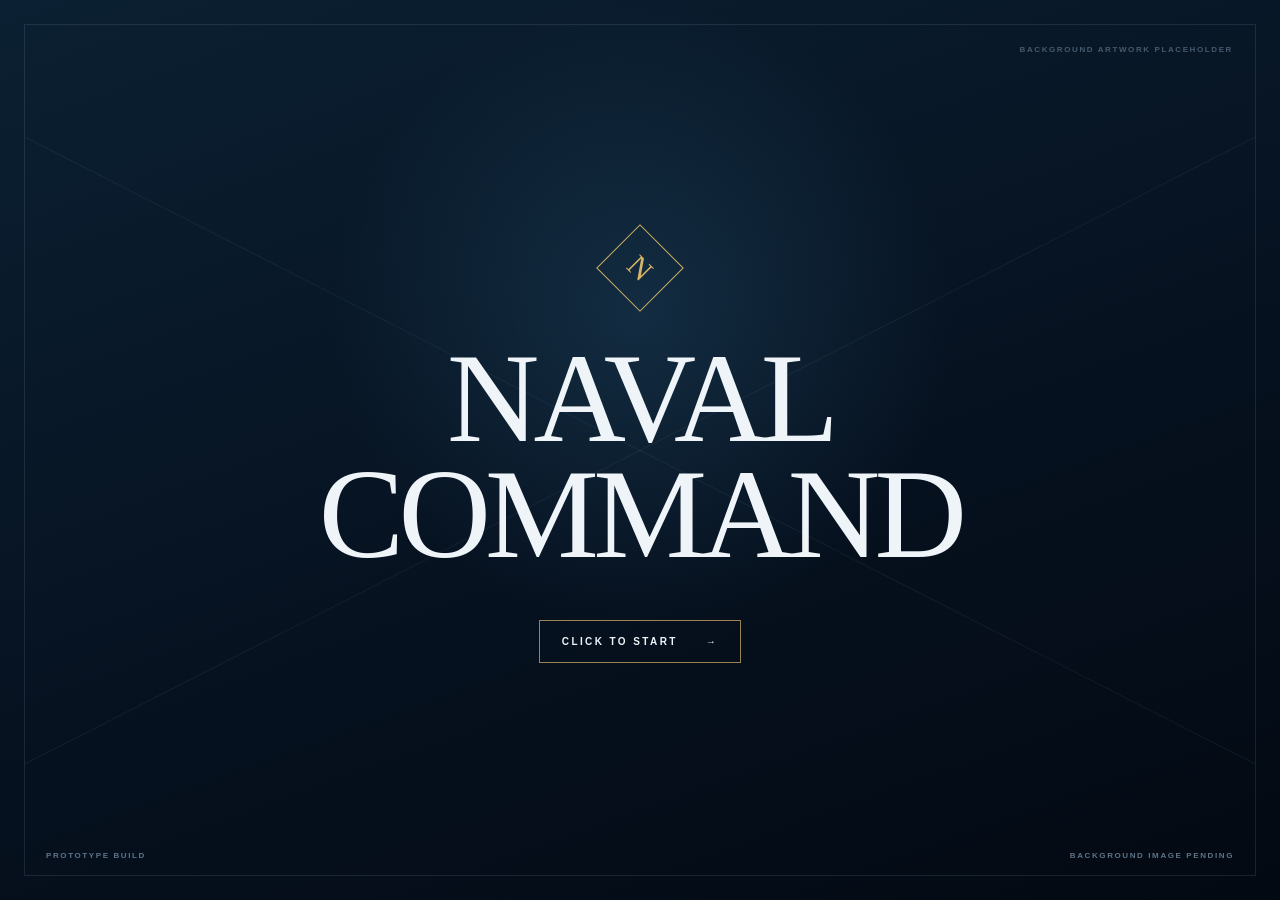
<file: index.html>
<!doctype html>
<html lang="en">
  <head>
    <meta charset="UTF-8" />
    <meta name="viewport" content="width=device-width, initial-scale=1.0" />
    <meta name="description" content="Enter Naval Command." />
    <title>Naval Command</title>
    <link rel="icon" href="favicon.svg?v=navy-78" type="image/svg+xml" />
    <link rel="stylesheet" href="styles.css?v=navy-78" />
  </head>
  <body class="login-page">
    <div class="login-background-placeholder" aria-label="Background artwork placeholder">
      <span>Background artwork placeholder</span>
    </div>

    <main class="login-content">
      <div class="login-emblem" aria-hidden="true">N</div>
      <h1><span>Naval</span><span>Command</span></h1>
      <a class="start-button" href="lobby.html?v=navy-78">
        <span>Click to start</span>
        <span aria-hidden="true">→</span>
      </a>
    </main>

    <footer class="login-footer">
      <span>Prototype build</span>
      <span>Background image pending</span>
    </footer>
  </body>
</html>
</file>
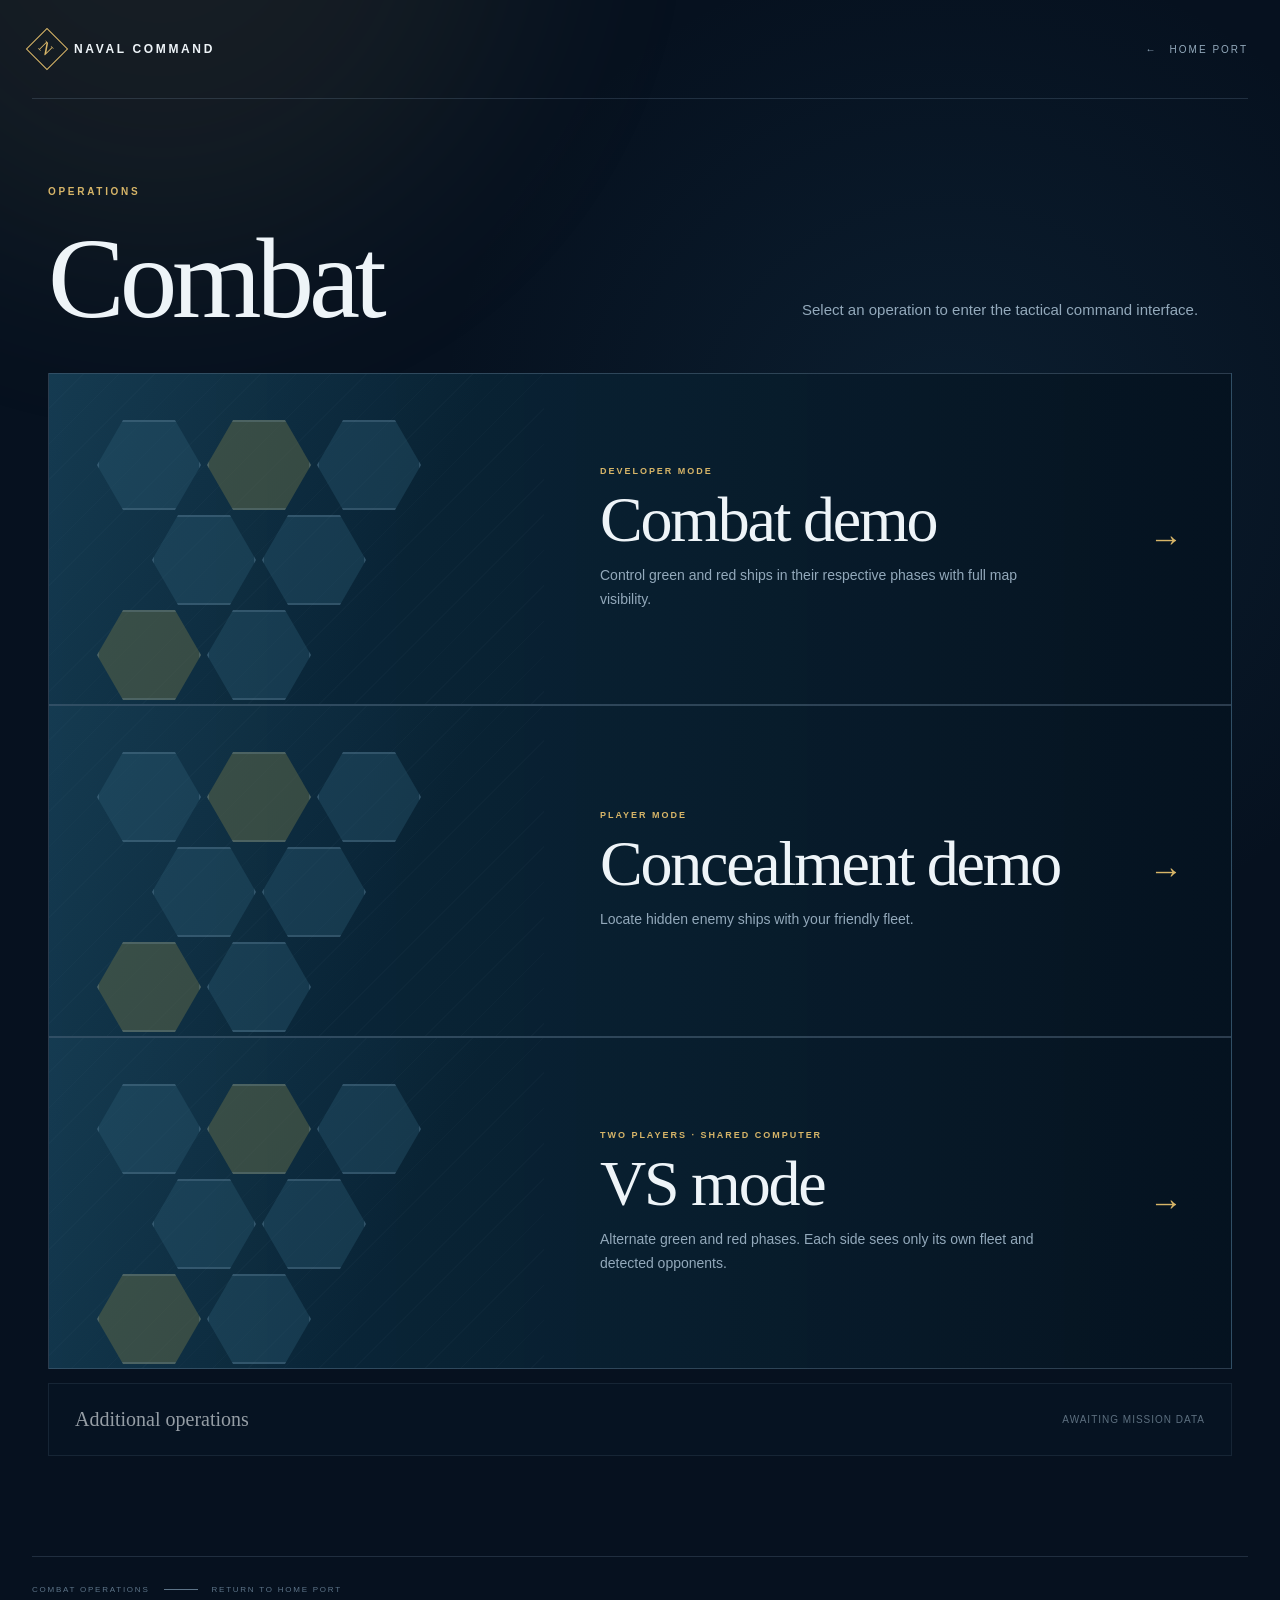
<file: campaign.html>
<!doctype html>
<html lang="en">
  <head>
    <meta charset="UTF-8" />
    <meta name="viewport" content="width=device-width, initial-scale=1.0" />
    <meta name="description" content="Enter Naval Command combat operations." />
    <title>Combat — Naval Command</title>
    <link rel="icon" href="favicon.svg?v=navy-78" type="image/svg+xml" />
    <link rel="stylesheet" href="styles.css?v=navy-78" />
  </head>
  <body class="section-page combat-page">
    <div class="ambient ambient-one" aria-hidden="true"></div>
    <header class="site-header">
      <a class="brand" href="lobby.html?v=navy-78"><span class="brand-mark" aria-hidden="true">N</span><span>Naval Command</span></a>
      <a class="back-link" href="lobby.html?v=navy-78"><span aria-hidden="true">←</span> Home Port</a>
    </header>
    <main class="section-shell combat-hub-shell">
      <section class="combat-hub-intro">
        <p class="eyebrow">Operations</p>
        <h1>Combat</h1>
        <p>Select an operation to enter the tactical command interface.</p>
      </section>

      <a class="combat-demo-card" href="combat-demo.html?v=navy-78">
        <span class="combat-demo-visual" aria-hidden="true">
          <span></span><span></span><span></span><span></span><span></span><span></span><span></span>
        </span>
        <span class="combat-demo-content">
          <span>Developer mode</span>
          <strong>Combat demo</strong>
          <span>Control green and red ships in their respective phases with full map visibility.</span>
        </span>
        <span class="combat-demo-arrow" aria-hidden="true">→</span>
      </a>

      <a class="combat-demo-card" href="concealment-demo.html?v=navy-78">
        <span class="combat-demo-visual" aria-hidden="true">
          <span></span><span></span><span></span><span></span><span></span><span></span><span></span>
        </span>
        <span class="combat-demo-content">
          <span>Player mode</span>
          <strong>Concealment demo</strong>
          <span>Locate hidden enemy ships with your friendly fleet.</span>
        </span>
        <span class="combat-demo-arrow" aria-hidden="true">→</span>
      </a>

      <a class="combat-demo-card" href="vs-mode.html?v=navy-78">
        <span class="combat-demo-visual" aria-hidden="true">
          <span></span><span></span><span></span><span></span><span></span><span></span><span></span>
        </span>
        <span class="combat-demo-content">
          <span>Two players · Shared computer</span>
          <strong>VS mode</strong>
          <span>Alternate green and red phases. Each side sees only its own fleet and detected opponents.</span>
        </span>
        <span class="combat-demo-arrow" aria-hidden="true">→</span>
      </a>

      <div class="section-empty-box combat-locked-operation">
        <strong>Additional operations</strong>
        <span>Awaiting mission data</span>
      </div>
    </main>
    <footer class="site-footer">
      <span>Combat operations</span>
      <span class="footer-rule" aria-hidden="true"></span>
      <a href="lobby.html?v=navy-78">Return to Home Port</a>
    </footer>
  </body>
</html>
</file>
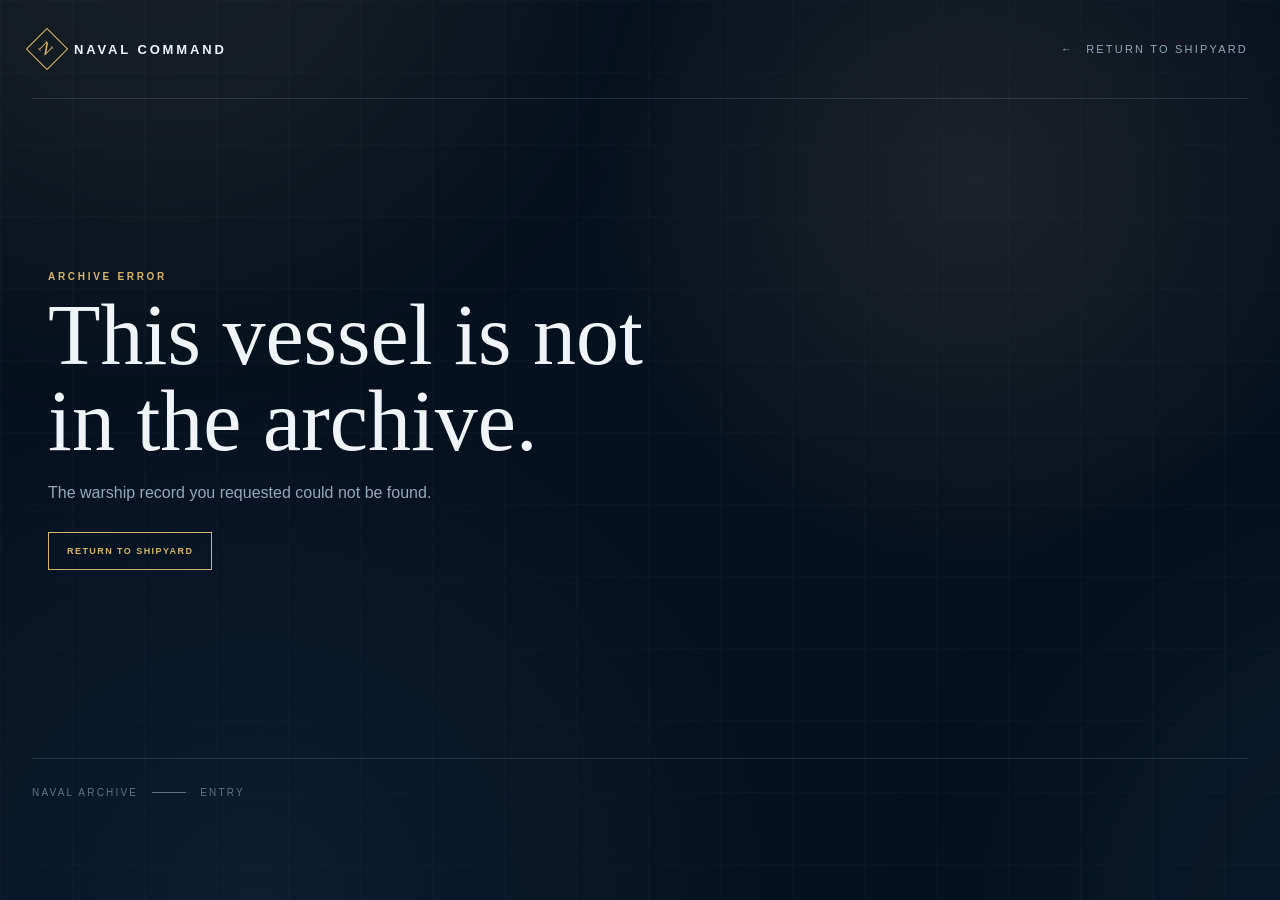
<file: character.html>
<!doctype html>
<html lang="en">
  <head>
    <meta charset="UTF-8" />
    <meta name="viewport" content="width=device-width, initial-scale=1.0" />
    <meta name="description" content="Open a warship record from the Naval Command archive." />
    <title>Warship Record — Naval Command</title>
    <link rel="icon" href="favicon.svg?v=navy-78" type="image/svg+xml" />
    <link rel="stylesheet" href="styles.css?v=navy-78" />
    <script src="ship-combat-data.js?v=navy-78" defer></script>
    <script src="combat-skills.js?v=navy-78" defer></script>
    <script src="data.js?v=navy-78" defer></script>
    <script src="character.js?v=navy-78" defer></script>
  </head>
  <body class="detail-page">
    <div class="ambient ambient-one" aria-hidden="true"></div>
    <div class="ambient ambient-two" aria-hidden="true"></div>

    <header class="site-header detail-header">
      <a class="brand" href="lobby.html?v=navy-78" aria-label="Naval Command Home Port">
        <span class="brand-mark" aria-hidden="true">N</span>
        <span>Naval Command</span>
      </a>
      <a class="back-link" href="shipyard.html?v=navy-78">
        <span aria-hidden="true">←</span> Return to Shipyard
      </a>
    </header>

    <main id="character-detail" class="detail-shell" aria-live="polite"></main>

    <footer class="site-footer detail-footer">
      <span>Naval archive</span>
      <span class="footer-rule" aria-hidden="true"></span>
      <span id="archive-entry">Entry</span>
    </footer>
  </body>
</html>
</file>
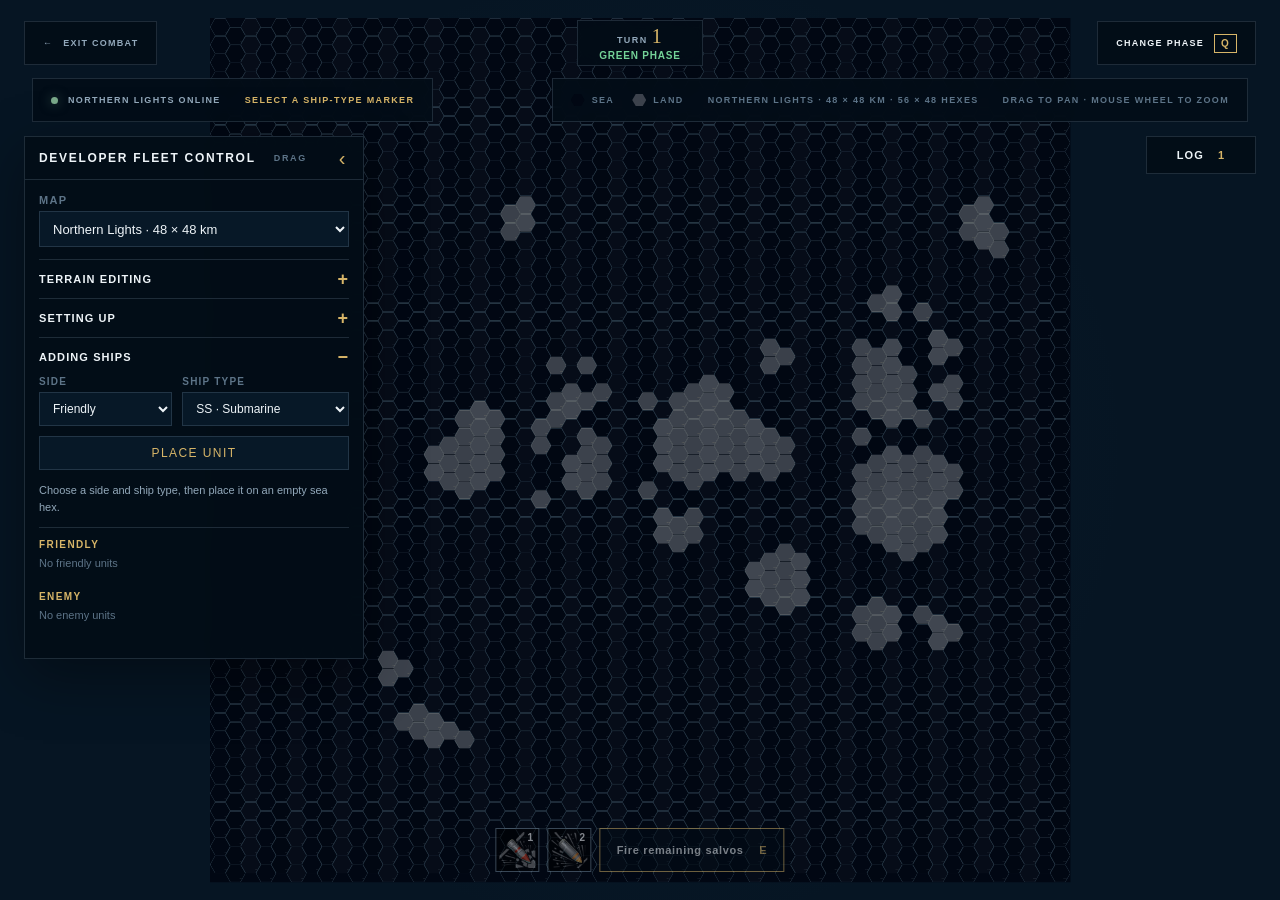
<file: combat-demo.html>
<!doctype html>
<html lang="en">
  <head>
    <meta charset="UTF-8" />
    <meta name="viewport" content="width=device-width, initial-scale=1.0" />
    <meta name="description" content="Interactive Naval Command combat demonstration map." />
    <title>Combat Demo — Naval Command</title>
    <link rel="icon" href="favicon.svg?v=navy-78" type="image/svg+xml" />
    <link rel="stylesheet" href="styles.css?v=navy-78" />
    <script src="ship-combat-data.js?v=navy-78" defer></script>
    <script src="combat-skills.js?v=navy-78" defer></script>
    <script src="data.js?v=navy-78" defer></script>
    <script src="ship-portraits.js?v=navy-78" defer></script>
    <script src="combat-rules.js?v=navy-78" defer></script>
    <script src="combat-phases.js?v=navy-78" defer></script>
    <script src="torpedo-rules.js?v=navy-78" defer></script>
    <script src="map-terrain-data.js?v=navy-78" defer></script>
    <script src="combat-demo.js?v=navy-78" defer></script>
  </head>
  <body class="combat-map-page" data-mode="developer" data-phase="green">
    <main class="combat-map-shell">
      <section class="tactical-board" aria-label="Interactive combat map">
        <div class="combat-turn-hud">
          <a href="campaign.html?v=navy-78"><span aria-hidden="true">←</span> Exit combat</a>
          <div class="turn-counter" aria-live="polite"><span>Turn <strong id="turn-number">1</strong></span><span id="phase-name" class="phase-name">Green phase</span></div>
          <button id="next-turn" type="button" aria-keyshortcuts="Q" title="Change Phase (Q)"><span id="phase-button-label">Change Phase</span> <kbd>Q</kbd></button>
        </div>

        <aside class="developer-panel" id="developer-panel">
          <div class="developer-panel-heading">
            <span class="developer-panel-drag" id="developer-panel-drag" title="Drag to move panel">Developer fleet control <small>Drag</small></span>
            <button class="developer-panel-toggle" id="developer-panel-toggle" type="button" aria-label="Collapse developer panel" aria-expanded="true">‹</button>
          </div>
          <div class="developer-panel-body">
            <label class="developer-map-control">Map
              <select id="developer-map" aria-label="Combat map">
                <option value="northern-lights">Northern Lights · 48 × 48 km</option>
                <option value="northern-waters">Northern Waters · 42 × 42 km</option>
                <option value="trap">Trap · 42 × 42 km</option>
                <option value="two-brothers">Two Brothers · 42 × 42 km</option>
              </select>
            </label>
            <details class="developer-section" id="developer-terrain-section">
              <summary>Terrain editing</summary>
              <div class="terrain-editor-controls">
              <button id="terrain-edit-toggle" type="button" aria-pressed="false">Edit land and sea</button>
              <div class="terrain-brushes" role="group" aria-label="Terrain brush">
                <button id="terrain-brush-land" type="button" aria-pressed="true">Land</button>
                <button id="terrain-brush-sea" type="button" aria-pressed="false">Sea</button>
              </div>
              <button id="terrain-export" type="button">Generate terrain code</button>
              <textarea id="terrain-code-output" aria-label="Generated terrain code" readonly placeholder="Your terrain code appears here"></textarea>
              <button id="terrain-copy" type="button">Copy terrain code</button>
              <p id="terrain-edit-message" aria-live="polite">Select Edit land and sea, then right-click or right-drag across hexes.</p>
              </div>
            </details>
            <details class="developer-section" id="developer-setup-section">
              <summary>Setting up</summary>
              <div class="developer-setup-controls">
              <button id="setup-mode-toggle" type="button" aria-pressed="false">Enter setting up mode</button>
              <button id="setup-export" type="button" disabled>Generate layout code</button>
              <textarea id="setup-code-output" aria-label="Generated layout code" readonly placeholder="Generated code appears here"></textarea>
              <textarea id="setup-code-input" aria-label="Import layout code" placeholder="Paste a layout code here"></textarea>
              <button id="setup-import" type="button">Import layout code</button>
              <p id="setup-message" aria-live="polite">Setup mode lets you place units on any unoccupied hex.</p>
              </div>
            </details>
            <details class="developer-section" id="developer-ships-section" open>
              <summary>Adding ships</summary>
              <div class="developer-add-controls">
              <label>Side<select id="developer-team"><option value="friendly">Friendly</option><option value="enemy">Enemy</option></select></label>
              <label>Ship type<select id="developer-type"></select></label>
              <button id="developer-add" type="button">Place unit</button>
              </div>
              <p id="developer-instruction">Choose a side and ship type, then place it on an empty sea hex.</p>
              <div class="developer-unit-lists" id="developer-unit-lists"></div>
            </details>
          </div>
        </aside>

        <div class="map-status-strip">
          <span><span class="status-dot" aria-hidden="true"></span> <span id="map-status-name">Loading map</span></span>
          <span id="unit-readout" aria-live="polite">Select a ship-type marker</span>
        </div>

        <div
          class="hex-map-viewport"
          id="hex-map-viewport"
          tabindex="0"
          aria-label="Hexagonal sea and land map. Drag to pan and use the mouse wheel or controls to zoom."
        >
          <div class="hex-map-stage" id="hex-map-stage">
            <div class="hex-map" id="hex-map"></div>
          </div>
        </div>

        <div class="map-footer-strip">
          <div class="terrain-legend" aria-label="Terrain legend">
            <span><i class="terrain-swatch sea-swatch" aria-hidden="true"></i>Sea</span>
            <span><i class="terrain-swatch land-swatch" aria-hidden="true"></i>Land</span>
          </div>
          <span id="map-summary">Loading map</span>
          <span>Drag to pan · Mouse wheel to zoom</span>
        </div>

        <button class="combat-log-toggle" id="combat-log-toggle" type="button" aria-controls="combat-log-panel" aria-expanded="false">Log <span id="combat-log-count">0</span></button>
        <aside class="combat-log-panel" id="combat-log-panel" aria-label="Combat log" aria-hidden="true" inert>
          <div class="combat-log-heading"><h2>Combat log</h2><button id="combat-log-close" type="button" aria-label="Close combat log">×</button></div>
          <ol id="combat-log-entries"></ol>
        </aside>

        <div class="combat-skills" aria-label="Ship skills">
          <button id="load-ap-shells" data-ammo="AP" class="ammo-button" type="button" aria-label="Load AP shells" aria-keyshortcuts="1" aria-pressed="false" title="Load AP shells (1)" disabled><img src="images/ammo/ap.png" alt="" /><kbd>1</kbd></button>
          <button id="load-he-shells" data-ammo="HE" class="ammo-button" type="button" aria-label="Load HE shells" aria-keyshortcuts="2" aria-pressed="false" title="Load HE shells (2)" disabled><img src="images/ammo/he.png" alt="" /><kbd>2</kbd></button>
          <button id="surveillance-radar" data-consumable="surveillance-radar" class="ammo-button consumable-button" type="button" aria-label="Activate Surveillance Radar" aria-keyshortcuts="Y" aria-pressed="false" hidden disabled><img src="images/consumables/surveillance-radar.png" alt="" /><kbd>Y</kbd></button>
          <button id="main-battery-reload-booster" data-consumable="main-battery-reload-booster" class="ammo-button consumable-button" type="button" aria-label="Activate Main Battery Reload Booster" aria-keyshortcuts="O" aria-pressed="false" hidden disabled><img src="images/consumables/main-battery-reload-booster.png" alt="" /><kbd>O</kbd></button>
          <button id="fire-remaining-salvos" type="button" aria-keyshortcuts="E" aria-pressed="false" disabled title="Select a ship with guns, then choose a hostile target">
            Fire remaining salvos <kbd>E</kbd>
          </button>
        </div>

        <aside class="unit-detail-panel" id="unit-detail-panel" aria-live="polite" hidden>
          <div class="unit-detail-heading">
            <p>Selected unit · Drag to move</p>
            <div class="unit-detail-heading-actions">
              <button id="unit-detail-collapse" type="button" aria-label="Collapse ship details" aria-controls="unit-detail-body" aria-expanded="true">−</button>
              <button id="unit-detail-close" type="button" aria-label="Close ship details">×</button>
            </div>
          </div>
          <div class="unit-detail-title">
            <div class="unit-detail-portrait portrait-placeholder" id="unit-detail-portrait"></div>
            <div class="unit-detail-identity">
              <span id="unit-detail-code">—</span>
              <h2 id="unit-detail-name">No ship selected</h2>
            </div>
          </div>
          <div class="unit-detail-body" id="unit-detail-body">
          <dl>
            <div><dt>Ship type</dt><dd id="unit-detail-category">—</dd></div>
            <div><dt>Position</dt><dd id="unit-detail-position">—</dd></div>
            <div><dt>Health</dt><dd id="unit-detail-health">100 / 100</dd></div>
            <div><dt>Concealment</dt><dd id="unit-detail-concealment">10 hexes</dd></div>
            <div><dt>Movement</dt><dd id="unit-detail-movement">Ready</dd></div>
            <div data-requires="guns"><dt>Guns</dt><dd id="unit-detail-attack">Ready</dd></div>
            <div data-requires="guns"><dt>Loaded ammunition</dt><dd id="unit-detail-ammo">—</dd></div>
            <div data-requires="guns"><dt>Firing angles</dt><dd id="unit-detail-gun-arcs">—</dd></div>
            <div data-requires="guns"><dt>Loaded salvo</dt><dd id="unit-detail-salvo">—</dd></div>
            <div data-requires="guns"><dt>Last salvo</dt><dd id="unit-detail-last-salvo">—</dd></div>
            <div data-requires="torpedoes"><dt>Torpedoes</dt><dd id="unit-detail-torpedo">Unavailable</dd></div>
            <div data-requires="torpedoes"><dt>Torpedo launch</dt><dd id="unit-detail-torpedo-launch">—</dd></div>
            <div data-requires="torpedoes"><dt>Torpedo travel</dt><dd id="unit-detail-torpedo-travel">—</dd></div>
            <div data-requires="torpedoes"><dt>Torpedo concealment range</dt><dd id="unit-detail-torpedo-concealment">—</dd></div>
            <div><dt>Status</dt><dd id="unit-detail-status">Awaiting orders</dd></div>
            <div id="unit-detail-skills-row" hidden><dt>Skills</dt><dd id="unit-detail-skills" class="unit-skill-status">—</dd></div>
          </dl>
          <div class="unit-order-actions">
            <button id="gun-order" type="button">Gun range</button>
            <button id="torpedo-order" type="button">Torpedo range</button>
          </div>
          <div class="unit-turret-status" id="unit-detail-turrets" hidden>
            <div class="unit-turret-heading"><span>Turrets on target</span><strong id="unit-detail-turret-count">—</strong></div>
            <div class="unit-turret-circles" id="unit-detail-turret-circles"></div>
          </div>
          <p id="unit-detail-instruction">Select a highlighted sea tile to issue a movement order.</p>
          </div>
        </aside>
      </section>
    </main>
  </body>
</html>
</file>
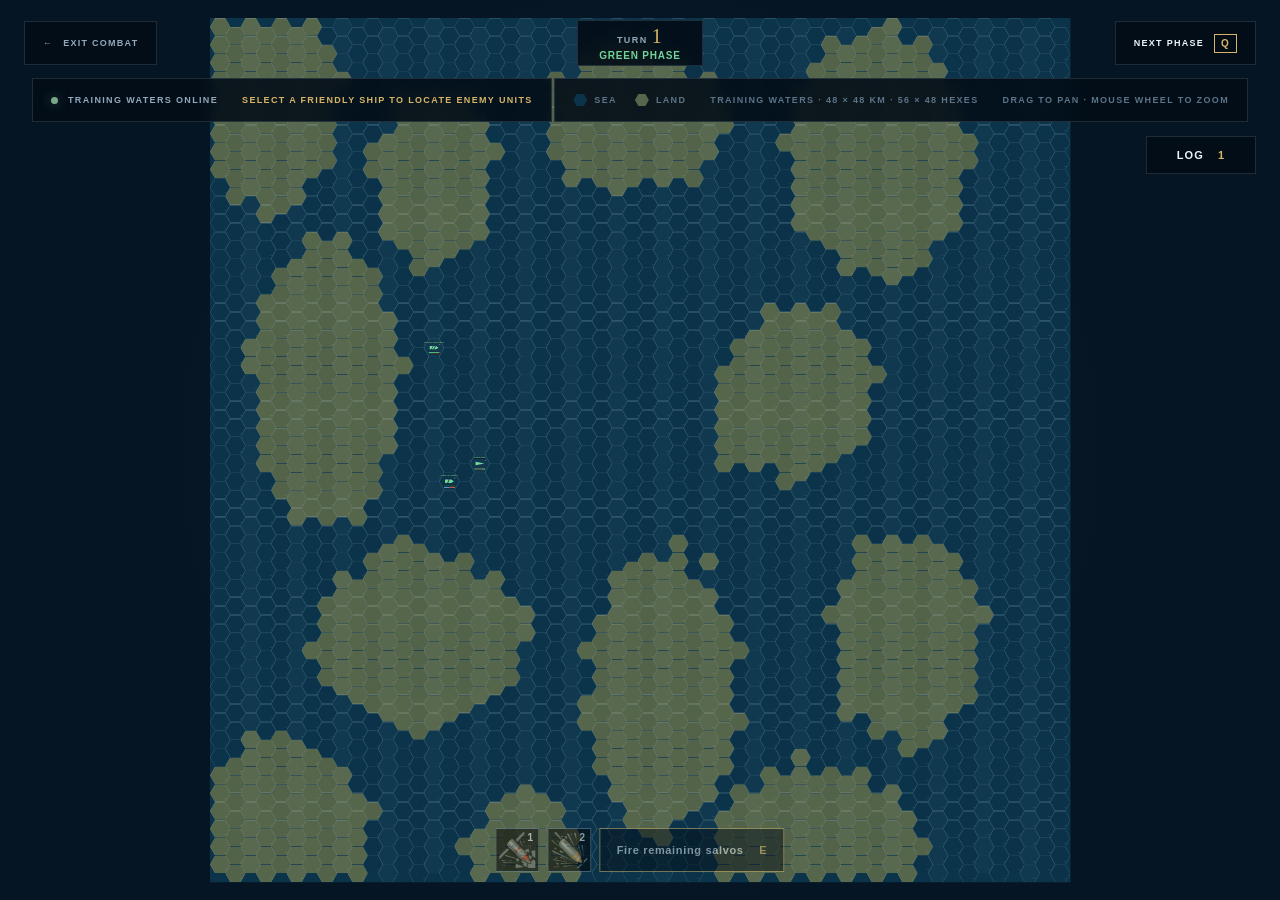
<file: concealment-demo.html>
<!doctype html>
<html lang="en">
  <head>
    <meta charset="UTF-8" />
    <meta name="viewport" content="width=device-width, initial-scale=1.0" />
    <meta name="description" content="Locate concealed enemy ships on the tactical map." />
    <title>Concealment Demo — Naval Command</title>
    <link rel="icon" href="favicon.svg?v=navy-78" type="image/svg+xml" />
    <link rel="stylesheet" href="styles.css?v=navy-78" />
    <script src="ship-combat-data.js?v=navy-78" defer></script>
    <script src="combat-skills.js?v=navy-78" defer></script>
    <script src="data.js?v=navy-78" defer></script>
    <script src="ship-portraits.js?v=navy-78" defer></script>
    <script src="combat-rules.js?v=navy-78" defer></script>
    <script src="combat-phases.js?v=navy-78" defer></script>
    <script src="torpedo-rules.js?v=navy-78" defer></script>
    <script src="map-terrain-data.js?v=navy-78" defer></script>
    <script src="combat-demo.js?v=navy-78" defer></script>
  </head>
  <body class="combat-map-page" data-mode="concealment" data-phase="green">
    <main class="combat-map-shell">
      <section class="tactical-board" aria-label="Interactive combat map">
        <div class="combat-turn-hud">
          <a href="campaign.html?v=navy-78"><span aria-hidden="true">←</span> Exit combat</a>
          <div class="turn-counter" aria-live="polite"><span>Turn <strong id="turn-number">1</strong></span><span id="phase-name" class="phase-name">Green phase</span></div>
          <button id="next-turn" type="button" aria-keyshortcuts="Q" title="Next Phase (Q)"><span id="phase-button-label">Next Phase</span> <kbd>Q</kbd></button>
        </div>

        <aside class="developer-panel" id="developer-panel">
          <button class="developer-panel-toggle" id="developer-panel-toggle" type="button" aria-expanded="true">
            <span>Developer fleet control</span><span aria-hidden="true">‹</span>
          </button>
          <div class="developer-panel-body">
            <div class="developer-add-controls">
              <label>Side<select id="developer-team"><option value="friendly">Friendly</option><option value="enemy">Enemy</option></select></label>
              <label>Ship type<select id="developer-type"></select></label>
              <button id="developer-add" type="button">Place unit</button>
            </div>
            <p id="developer-instruction">Choose a side and ship type, then place it on an empty sea hex.</p>
            <div class="developer-unit-lists" id="developer-unit-lists"></div>
          </div>
        </aside>

        <div class="map-status-strip">
          <span><span class="status-dot" aria-hidden="true"></span> Training waters online</span>
          <span id="unit-readout" aria-live="polite">Select a friendly ship to locate enemy units</span>
        </div>

        <div
          class="hex-map-viewport"
          id="hex-map-viewport"
          tabindex="0"
          aria-label="Hexagonal sea and land map. Drag to pan and use the mouse wheel or controls to zoom."
        >
          <div class="hex-map-stage" id="hex-map-stage">
            <div class="hex-map" id="hex-map"></div>
          </div>
        </div>

        <div class="map-footer-strip">
          <div class="terrain-legend" aria-label="Terrain legend">
            <span><i class="terrain-swatch sea-swatch" aria-hidden="true"></i>Sea</span>
            <span><i class="terrain-swatch land-swatch" aria-hidden="true"></i>Land</span>
          </div>
          <span id="map-summary">Training Waters · Find and destroy concealed enemy ships</span>
          <span>Drag to pan · Mouse wheel to zoom</span>
        </div>

        <button class="combat-log-toggle" id="combat-log-toggle" type="button" aria-controls="combat-log-panel" aria-expanded="false">Log <span id="combat-log-count">0</span></button>
        <aside class="combat-log-panel" id="combat-log-panel" aria-label="Combat log" aria-hidden="true" inert>
          <div class="combat-log-heading"><h2>Combat log</h2><button id="combat-log-close" type="button" aria-label="Close combat log">×</button></div>
          <ol id="combat-log-entries"></ol>
        </aside>

        <div class="combat-skills" aria-label="Ship skills">
          <button id="load-ap-shells" data-ammo="AP" class="ammo-button" type="button" aria-label="Load AP shells" aria-keyshortcuts="1" aria-pressed="false" title="Load AP shells (1)" disabled><img src="images/ammo/ap.png" alt="" /><kbd>1</kbd></button>
          <button id="load-he-shells" data-ammo="HE" class="ammo-button" type="button" aria-label="Load HE shells" aria-keyshortcuts="2" aria-pressed="false" title="Load HE shells (2)" disabled><img src="images/ammo/he.png" alt="" /><kbd>2</kbd></button>
          <button id="surveillance-radar" data-consumable="surveillance-radar" class="ammo-button consumable-button" type="button" aria-label="Activate Surveillance Radar" aria-keyshortcuts="Y" aria-pressed="false" hidden disabled><img src="images/consumables/surveillance-radar.png" alt="" /><kbd>Y</kbd></button>
          <button id="main-battery-reload-booster" data-consumable="main-battery-reload-booster" class="ammo-button consumable-button" type="button" aria-label="Activate Main Battery Reload Booster" aria-keyshortcuts="O" aria-pressed="false" hidden disabled><img src="images/consumables/main-battery-reload-booster.png" alt="" /><kbd>O</kbd></button>
          <button id="fire-remaining-salvos" type="button" aria-keyshortcuts="E" aria-pressed="false" disabled title="Select a ship with guns, then choose a hostile target">
            Fire remaining salvos <kbd>E</kbd>
          </button>
        </div>

        <aside class="unit-detail-panel" id="unit-detail-panel" aria-live="polite" hidden>
          <div class="unit-detail-heading">
            <p>Selected unit · Drag to move</p>
            <div class="unit-detail-heading-actions">
              <button id="unit-detail-collapse" type="button" aria-label="Collapse ship details" aria-controls="unit-detail-body" aria-expanded="true">−</button>
              <button id="unit-detail-close" type="button" aria-label="Close ship details">×</button>
            </div>
          </div>
          <div class="unit-detail-title">
            <div class="unit-detail-portrait portrait-placeholder" id="unit-detail-portrait"></div>
            <div class="unit-detail-identity">
              <span id="unit-detail-code">—</span>
              <h2 id="unit-detail-name">No ship selected</h2>
            </div>
          </div>
          <div class="unit-detail-body" id="unit-detail-body">
          <dl>
            <div><dt>Ship type</dt><dd id="unit-detail-category">—</dd></div>
            <div><dt>Position</dt><dd id="unit-detail-position">—</dd></div>
            <div><dt>Health</dt><dd id="unit-detail-health">100 / 100</dd></div>
            <div><dt>Concealment</dt><dd id="unit-detail-concealment">10 hexes</dd></div>
            <div><dt>Movement</dt><dd id="unit-detail-movement">Ready</dd></div>
            <div data-requires="guns"><dt>Guns</dt><dd id="unit-detail-attack">Ready</dd></div>
            <div data-requires="guns"><dt>Loaded ammunition</dt><dd id="unit-detail-ammo">—</dd></div>
            <div data-requires="guns"><dt>Firing angles</dt><dd id="unit-detail-gun-arcs">—</dd></div>
            <div data-requires="guns"><dt>Loaded salvo</dt><dd id="unit-detail-salvo">—</dd></div>
            <div data-requires="guns"><dt>Last salvo</dt><dd id="unit-detail-last-salvo">—</dd></div>
            <div data-requires="torpedoes"><dt>Torpedoes</dt><dd id="unit-detail-torpedo">Unavailable</dd></div>
            <div data-requires="torpedoes"><dt>Torpedo launch</dt><dd id="unit-detail-torpedo-launch">—</dd></div>
            <div data-requires="torpedoes"><dt>Torpedo travel</dt><dd id="unit-detail-torpedo-travel">—</dd></div>
            <div data-requires="torpedoes"><dt>Torpedo concealment range</dt><dd id="unit-detail-torpedo-concealment">—</dd></div>
            <div><dt>Status</dt><dd id="unit-detail-status">Awaiting orders</dd></div>
            <div id="unit-detail-skills-row" hidden><dt>Skills</dt><dd id="unit-detail-skills" class="unit-skill-status">—</dd></div>
          </dl>
          <div class="unit-order-actions">
            <button id="gun-order" type="button">Gun range</button>
            <button id="torpedo-order" type="button">Torpedo range</button>
          </div>
          <div class="unit-turret-status" id="unit-detail-turrets" hidden>
            <div class="unit-turret-heading"><span>Turrets on target</span><strong id="unit-detail-turret-count">—</strong></div>
            <div class="unit-turret-circles" id="unit-detail-turret-circles"></div>
          </div>
          <p id="unit-detail-instruction">Select a highlighted sea tile to issue a movement order.</p>
          </div>
        </aside>
      </section>
    </main>
  </body>
</html>
</file>
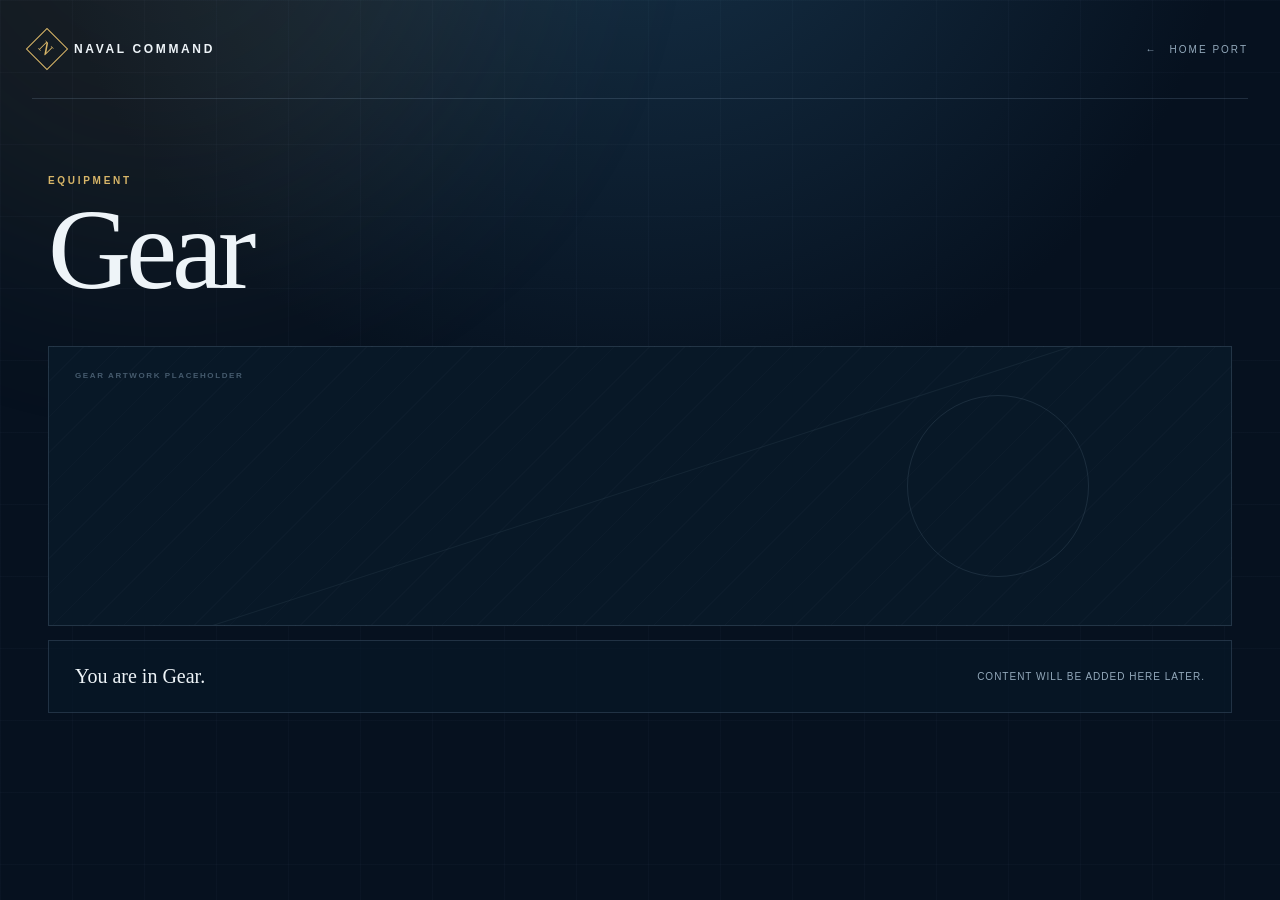
<file: gear.html>
<!doctype html>
<html lang="en">
  <head>
    <meta charset="UTF-8" />
    <meta name="viewport" content="width=device-width, initial-scale=1.0" />
    <meta name="description" content="Naval Command gear section." />
    <title>Gear — Naval Command</title>
    <link rel="icon" href="favicon.svg?v=navy-78" type="image/svg+xml" />
    <link rel="stylesheet" href="styles.css?v=navy-78" />
  </head>
  <body class="section-page">
    <div class="ambient ambient-one" aria-hidden="true"></div>
    <header class="site-header">
      <a class="brand" href="lobby.html?v=navy-78"><span class="brand-mark" aria-hidden="true">N</span><span>Naval Command</span></a>
      <a class="back-link" href="lobby.html?v=navy-78"><span aria-hidden="true">←</span> Home Port</a>
    </header>
    <main class="section-shell">
      <p class="eyebrow">Equipment</p>
      <h1>Gear</h1>
      <div class="section-art-placeholder"><span>Gear artwork placeholder</span></div>
      <div class="section-empty-box"><strong>You are in Gear.</strong><span>Content will be added here later.</span></div>
    </main>
  </body>
</html>
</file>
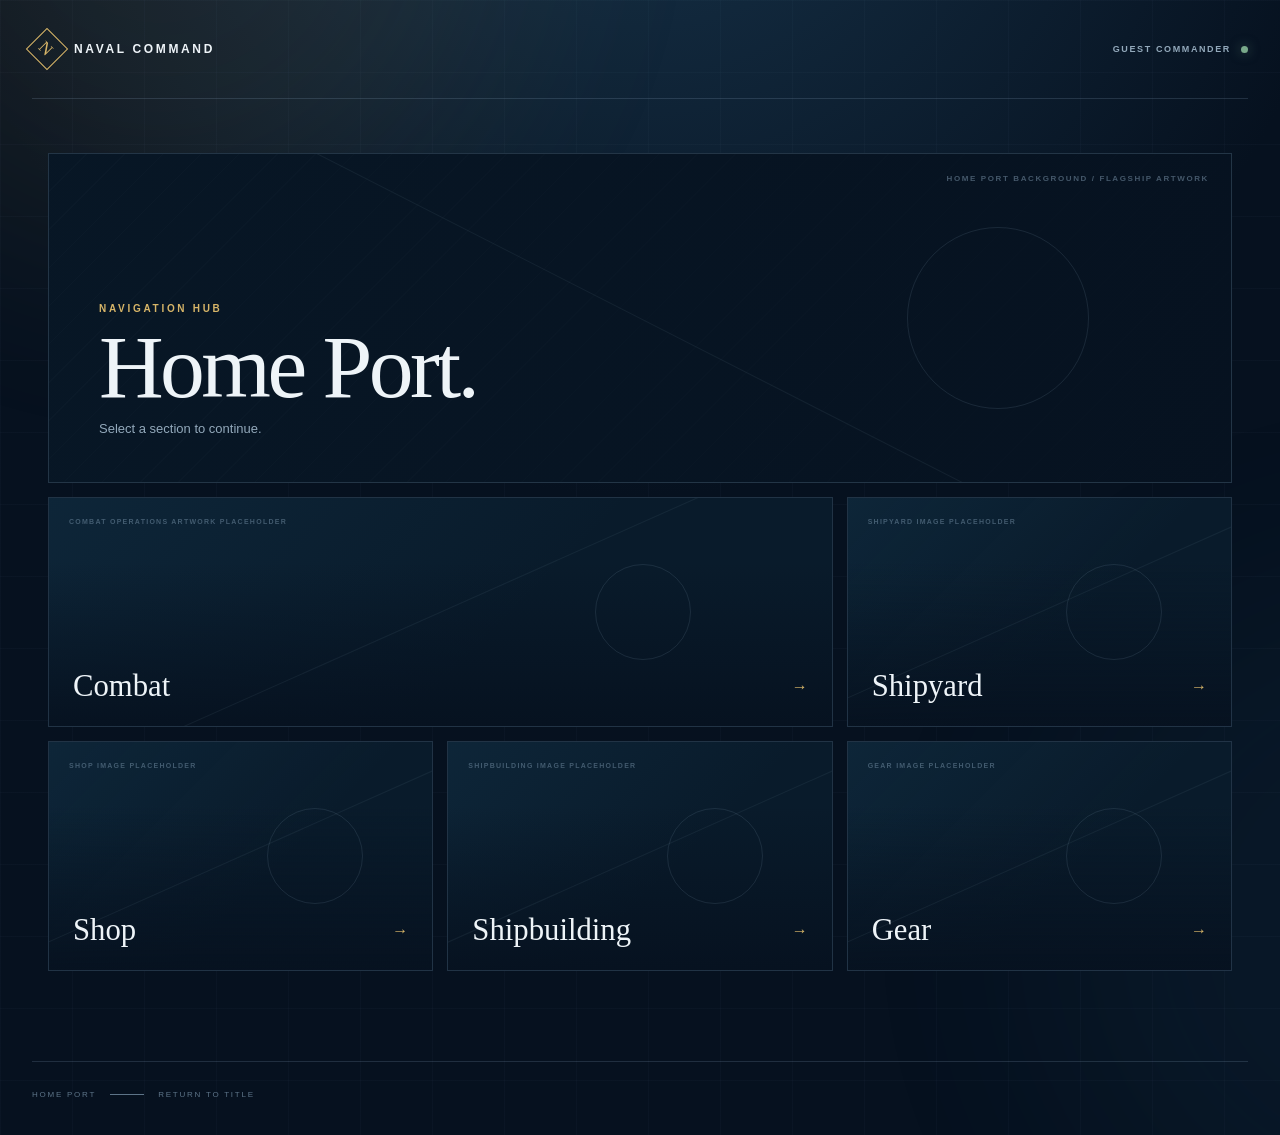
<file: lobby.html>
<!doctype html>
<html lang="en">
  <head>
    <meta charset="UTF-8" />
    <meta name="viewport" content="width=device-width, initial-scale=1.0" />
    <meta name="description" content="Naval Command Home Port." />
    <title>Home Port — Naval Command</title>
    <link rel="icon" href="favicon.svg?v=navy-78" type="image/svg+xml" />
    <link rel="stylesheet" href="styles.css?v=navy-78" />
  </head>
  <body class="lobby-page">
    <div class="ambient ambient-one" aria-hidden="true"></div>
    <div class="ambient ambient-two" aria-hidden="true"></div>

    <header class="site-header lobby-header">
      <a class="brand" href="lobby.html?v=navy-78" aria-label="Home Port">
        <span class="brand-mark" aria-hidden="true">N</span>
        <span>Naval Command</span>
      </a>
      <div class="player-status">
        <span>Guest commander</span>
        <span class="status-dot" aria-hidden="true"></span>
      </div>
    </header>

    <main class="lobby-shell">
      <section class="lobby-hero" aria-labelledby="lobby-title">
        <div class="lobby-art-placeholder">
          <span class="image-placeholder-label">Home Port background / flagship artwork</span>
        </div>
        <div class="lobby-title-block">
          <p class="eyebrow">Navigation hub</p>
          <h1 id="lobby-title">Home Port.</h1>
          <p>Select a section to continue.</p>
        </div>
      </section>

      <nav class="lobby-navigation" aria-label="Game sections">
        <a class="lobby-card lobby-card-wide" href="campaign.html?v=navy-78">
          <span class="lobby-card-art"><span>Combat operations artwork placeholder</span></span>
          <span class="lobby-card-content"><strong>Combat</strong><span>→</span></span>
        </a>
        <a class="lobby-card" href="shipyard.html?v=navy-78">
          <span class="lobby-card-art"><span>Shipyard image placeholder</span></span>
          <span class="lobby-card-content"><strong>Shipyard</strong><span>→</span></span>
        </a>
        <a class="lobby-card" href="shop.html?v=navy-78">
          <span class="lobby-card-art"><span>Shop image placeholder</span></span>
          <span class="lobby-card-content"><strong>Shop</strong><span>→</span></span>
        </a>
        <a class="lobby-card" href="shipbuilding.html?v=navy-78">
          <span class="lobby-card-art"><span>Shipbuilding image placeholder</span></span>
          <span class="lobby-card-content"><strong>Shipbuilding</strong><span>→</span></span>
        </a>
        <a class="lobby-card" href="gear.html?v=navy-78">
          <span class="lobby-card-art"><span>Gear image placeholder</span></span>
          <span class="lobby-card-content"><strong>Gear</strong><span>→</span></span>
        </a>
      </nav>
    </main>

    <footer class="site-footer">
      <span>Home Port</span>
      <span class="footer-rule" aria-hidden="true"></span>
      <a href="index.html?v=navy-78">Return to title</a>
    </footer>
  </body>
</html>
</file>
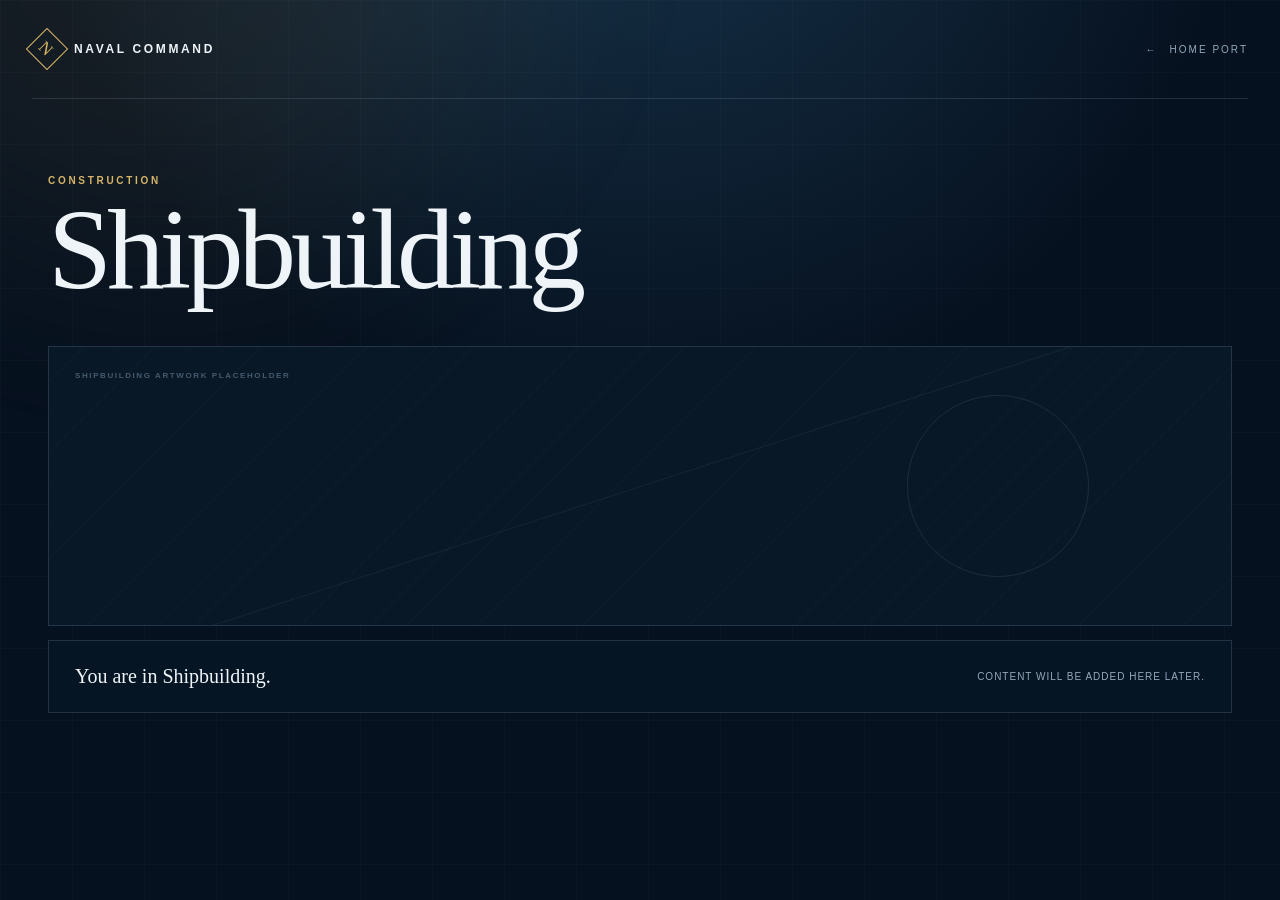
<file: shipbuilding.html>
<!doctype html>
<html lang="en">
  <head>
    <meta charset="UTF-8" />
    <meta name="viewport" content="width=device-width, initial-scale=1.0" />
    <meta name="description" content="Naval Command shipbuilding section." />
    <title>Shipbuilding — Naval Command</title>
    <link rel="icon" href="favicon.svg?v=navy-78" type="image/svg+xml" />
    <link rel="stylesheet" href="styles.css?v=navy-78" />
  </head>
  <body class="section-page">
    <div class="ambient ambient-one" aria-hidden="true"></div>
    <header class="site-header">
      <a class="brand" href="lobby.html?v=navy-78"><span class="brand-mark" aria-hidden="true">N</span><span>Naval Command</span></a>
      <a class="back-link" href="lobby.html?v=navy-78"><span aria-hidden="true">←</span> Home Port</a>
    </header>
    <main class="section-shell">
      <p class="eyebrow">Construction</p>
      <h1>Shipbuilding</h1>
      <div class="section-art-placeholder"><span>Shipbuilding artwork placeholder</span></div>
      <div class="section-empty-box"><strong>You are in Shipbuilding.</strong><span>Content will be added here later.</span></div>
    </main>
  </body>
</html>
</file>
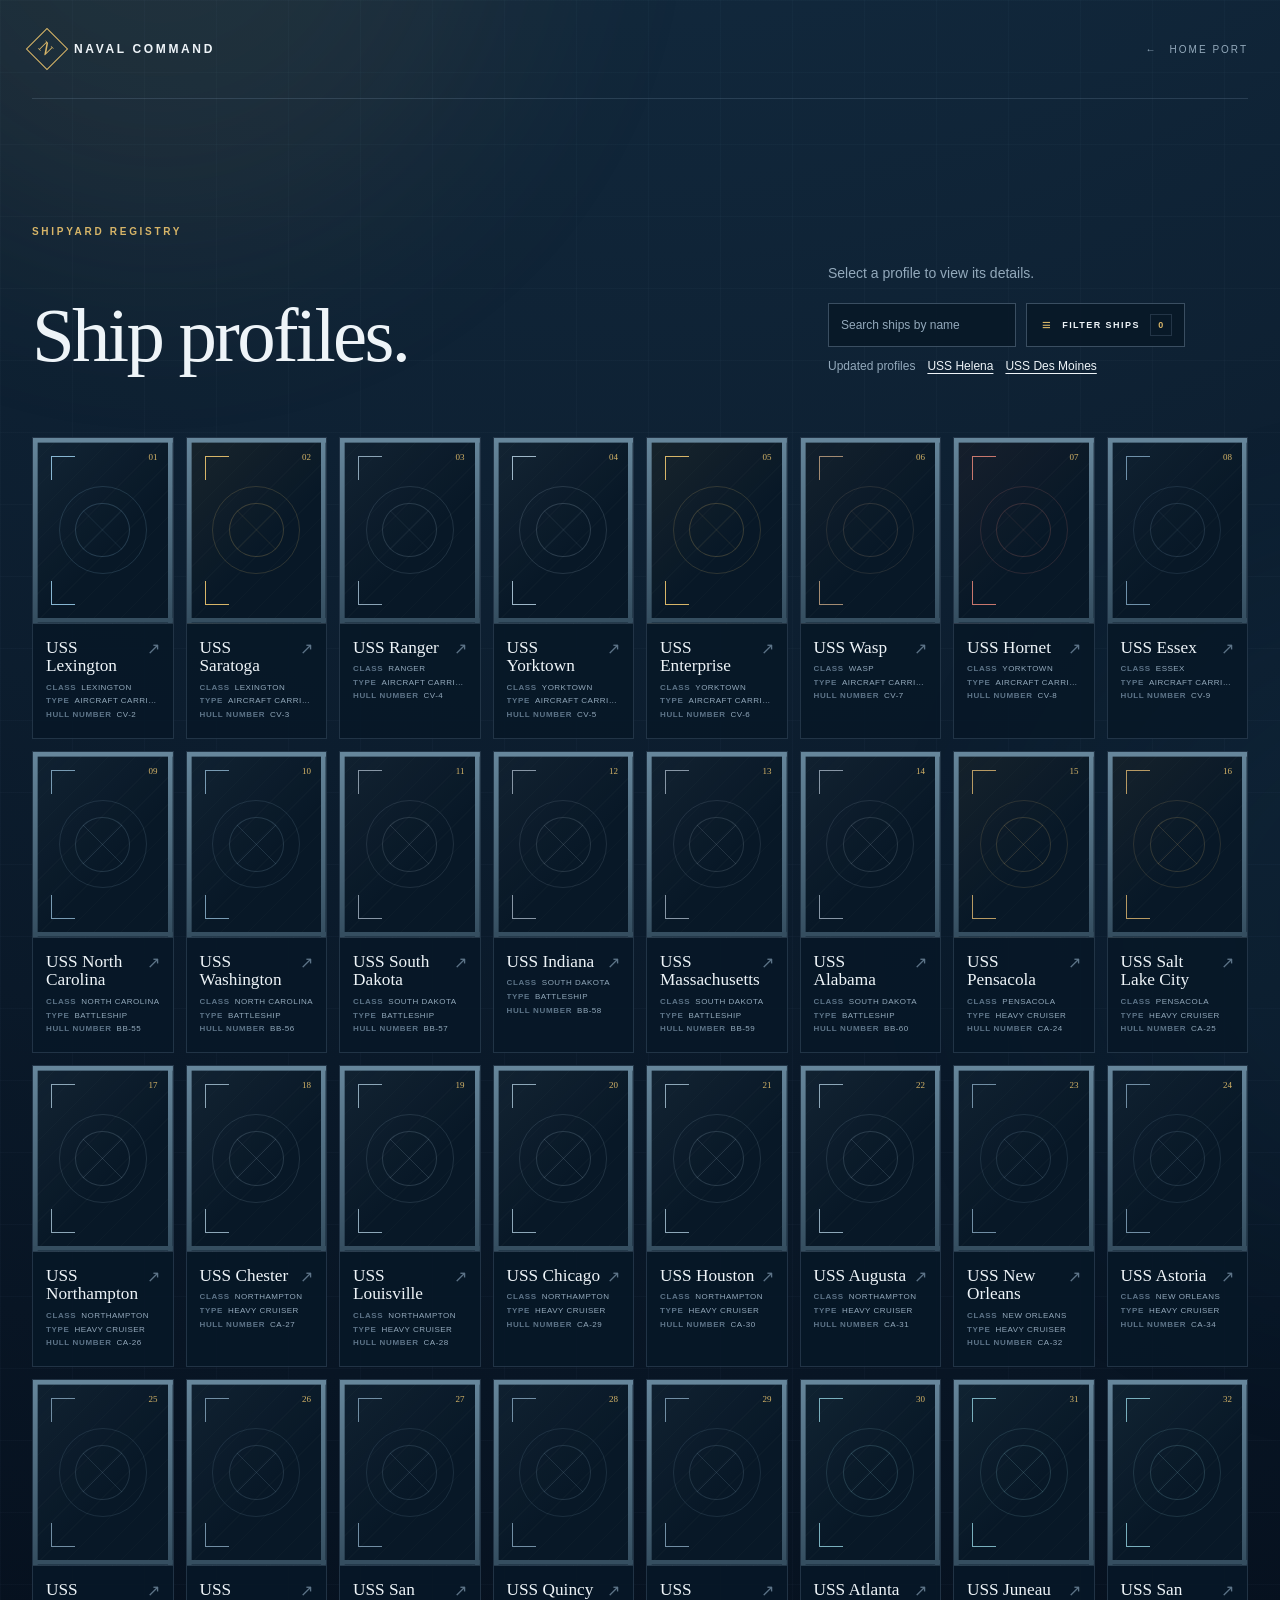
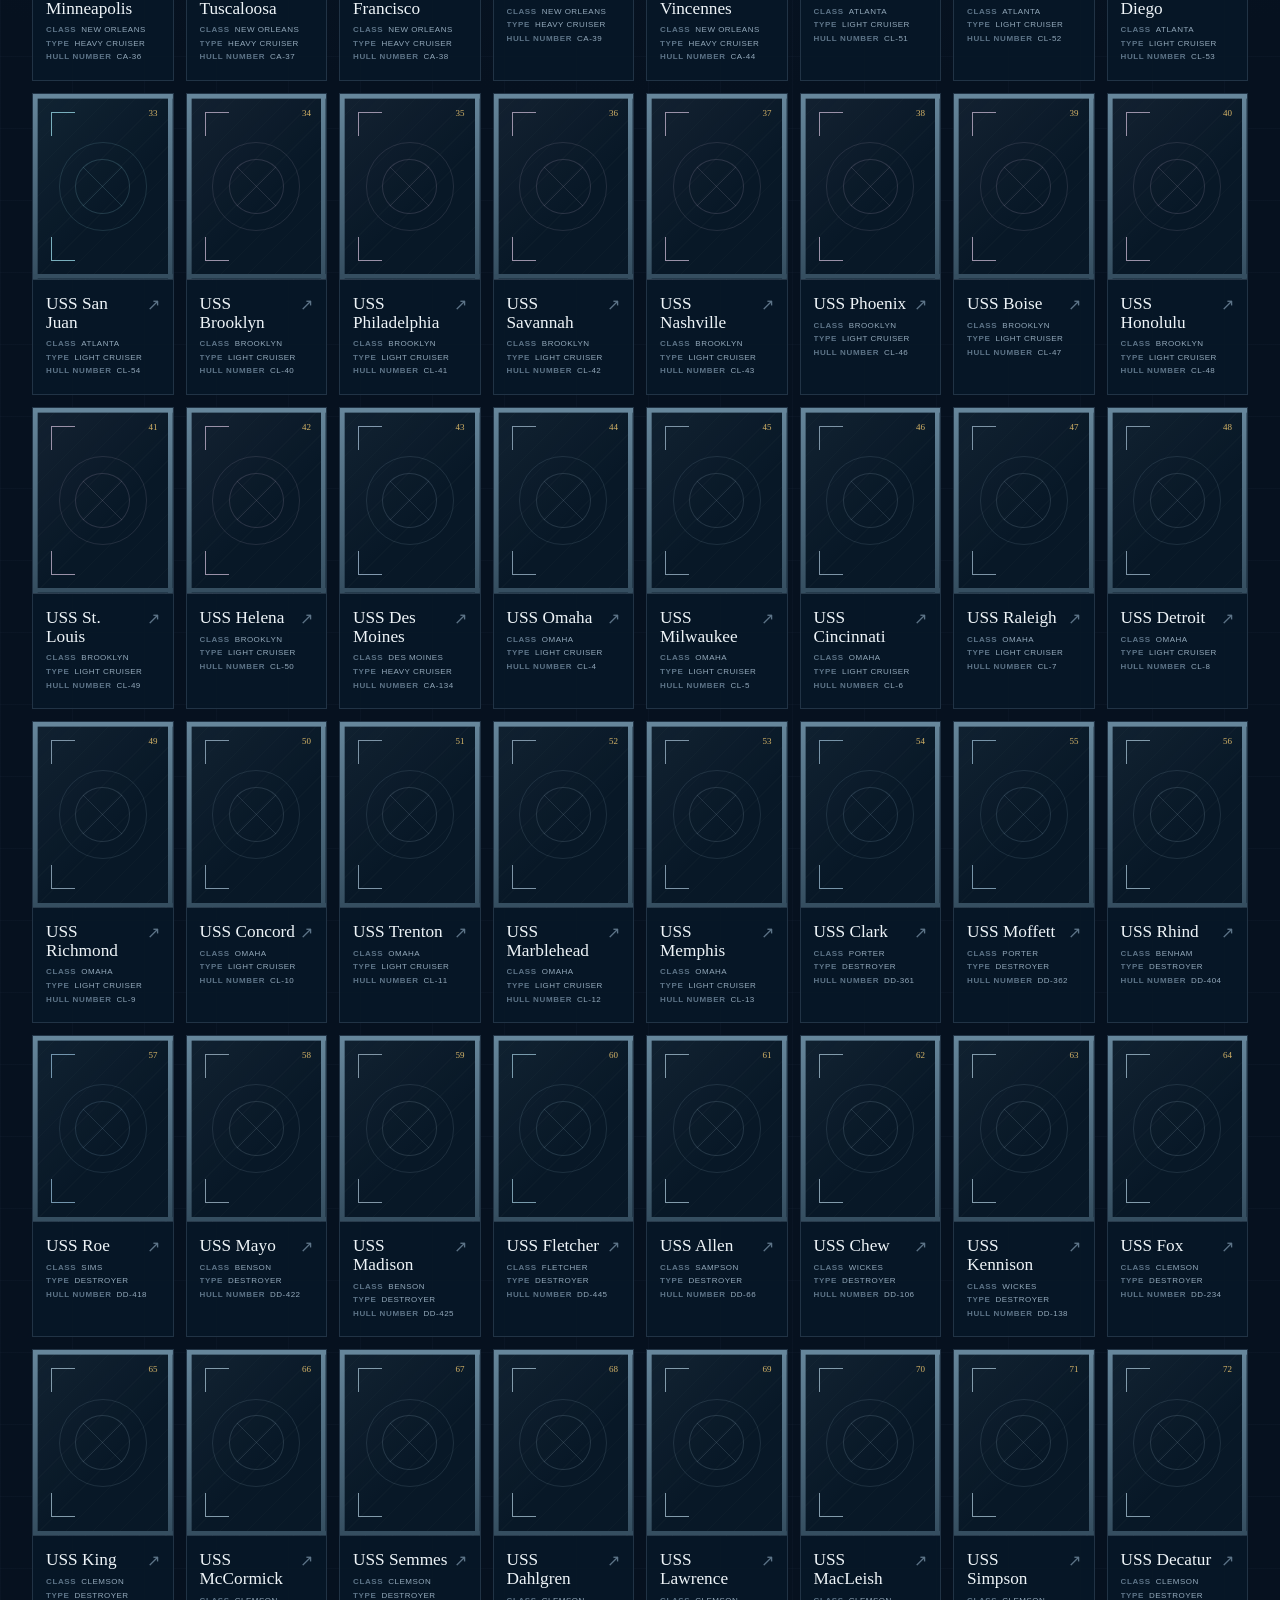
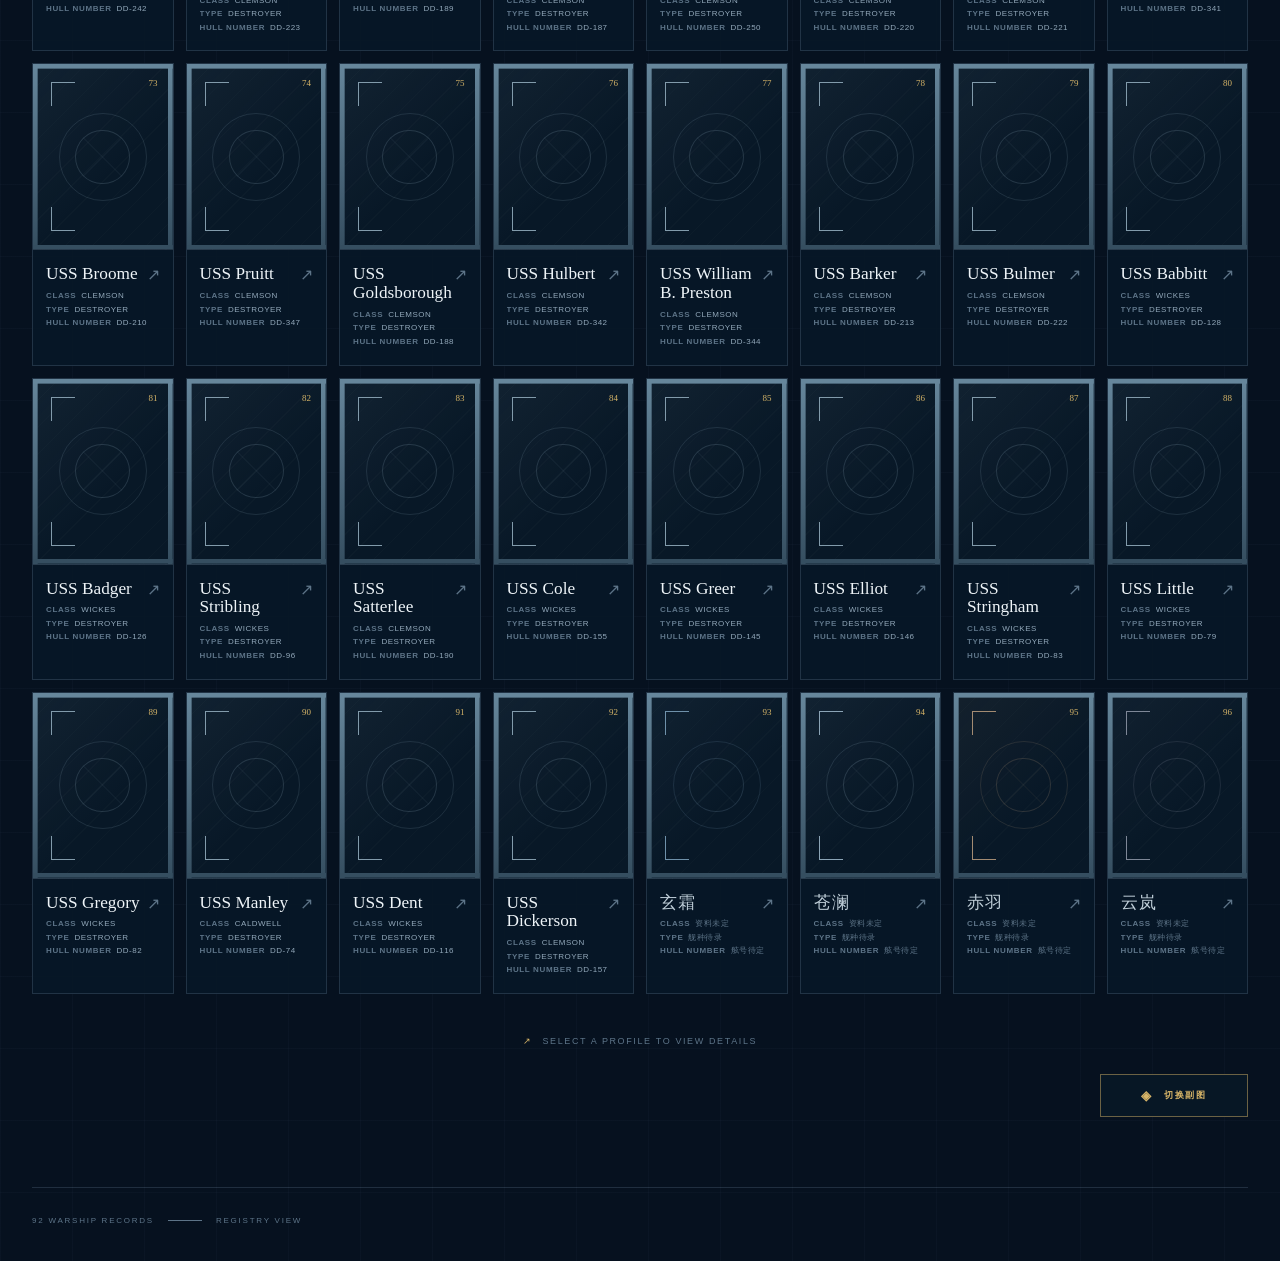
<file: shipyard.html>
<!doctype html>
<html lang="en">
  <head>
    <meta charset="UTF-8" />
    <meta name="viewport" content="width=device-width, initial-scale=1.0" />
    <meta name="description" content="Browse the Naval Command ship profile registry." />
    <title>Shipyard — Naval Command</title>
    <link rel="icon" href="favicon.svg?v=navy-78" type="image/svg+xml" />
    <link rel="stylesheet" href="styles.css?v=navy-78" />
    <script src="ship-combat-data.js?v=navy-78" defer></script>
    <script src="combat-skills.js?v=navy-78" defer></script>
    <script src="data.js?v=navy-78" defer></script>
    <script src="ship-portraits.js?v=navy-78" defer></script>
    <script src="app.js?v=navy-78" defer></script>
  </head>
  <body class="selection-page">
    <div class="ambient ambient-one" aria-hidden="true"></div>
    <div class="ambient ambient-two" aria-hidden="true"></div>

    <header class="site-header">
      <a class="brand" href="lobby.html?v=navy-78" aria-label="Return to Home Port">
        <span class="brand-mark" aria-hidden="true">N</span>
        <span>Naval Command</span>
      </a>
      <a class="back-link" href="lobby.html?v=navy-78">
        <span aria-hidden="true">←</span> Home Port
      </a>
    </header>

    <main class="selection-shell">
      <section class="selection-intro" aria-labelledby="page-title">
        <p class="eyebrow">Shipyard registry</p>
        <h1 id="page-title">Ship profiles.</h1>
        <div class="selection-tools">
          <p class="intro-copy">Select a profile to view its details.</p>
          <div class="selection-actions">
            <input class="ship-search" id="ship-search" type="search" placeholder="Search ships by name" aria-label="Search ships by name" autocomplete="off" />
            <button
              class="filter-toggle"
              id="filter-toggle"
              type="button"
              aria-expanded="false"
              aria-controls="filter-panel"
            >
              <span class="filter-toggle-symbol" aria-hidden="true">≡</span>
              <span>Filter ships</span>
              <span class="filter-active-count" id="filter-active-count">0</span>
            </button>
          </div>
          <nav class="shipyard-quick-links" aria-label="Updated ship profiles">
            <span>Updated profiles</span>
            <a href="shipyard.html?ship=USS%20Helena&amp;v=navy-78">USS Helena</a>
            <a href="shipyard.html?ship=USS%20Des%20Moines&amp;v=navy-78">USS Des Moines</a>
          </nav>
        </div>

        <div class="filter-panel" id="filter-panel" hidden>
          <div class="filter-panel-header">
            <div>
              <p class="filter-kicker">Roster filters</p>
              <p class="filter-result-count" id="filter-result-count" aria-live="polite">
                Warships available
              </p>
            </div>
            <button class="filter-clear" id="filter-clear" type="button" disabled>Clear all</button>
          </div>

          <div class="filter-groups">
            <fieldset class="filter-group">
              <legend>Ship type</legend>
              <div class="filter-options" id="type-filters"></div>
            </fieldset>
            <fieldset class="filter-group">
              <legend>Rarity</legend>
              <div class="filter-options rarity-options" id="rarity-filters"></div>
            </fieldset>
          </div>
        </div>
      </section>

      <section class="roster-section" aria-label="Warship roster">
        <div class="roster" id="character-roster"></div>
        <div class="filter-empty" id="filter-empty" hidden>
          <strong>No ships match your search or filters.</strong>
          <span>Try another name or clear the current selection.</span>
          <button id="filter-empty-clear" type="button">Clear search and filters</button>
        </div>
      </section>

      <p class="selection-hint">
        <span class="hint-icon" aria-hidden="true">↗</span>
        Select a profile to view details
      </p>

      <div class="selection-controls">
        <button class="alternate-toggle" id="alternate-toggle" type="button" aria-pressed="false">
          <span class="toggle-symbol" aria-hidden="true">◈</span>
          <span class="toggle-label">切换副图</span>
        </button>
      </div>
    </main>

    <footer class="site-footer">
      <span id="roster-total">Warship records</span>
      <span class="footer-rule" aria-hidden="true"></span>
      <span>Registry view</span>
    </footer>
  </body>
</html>
</file>
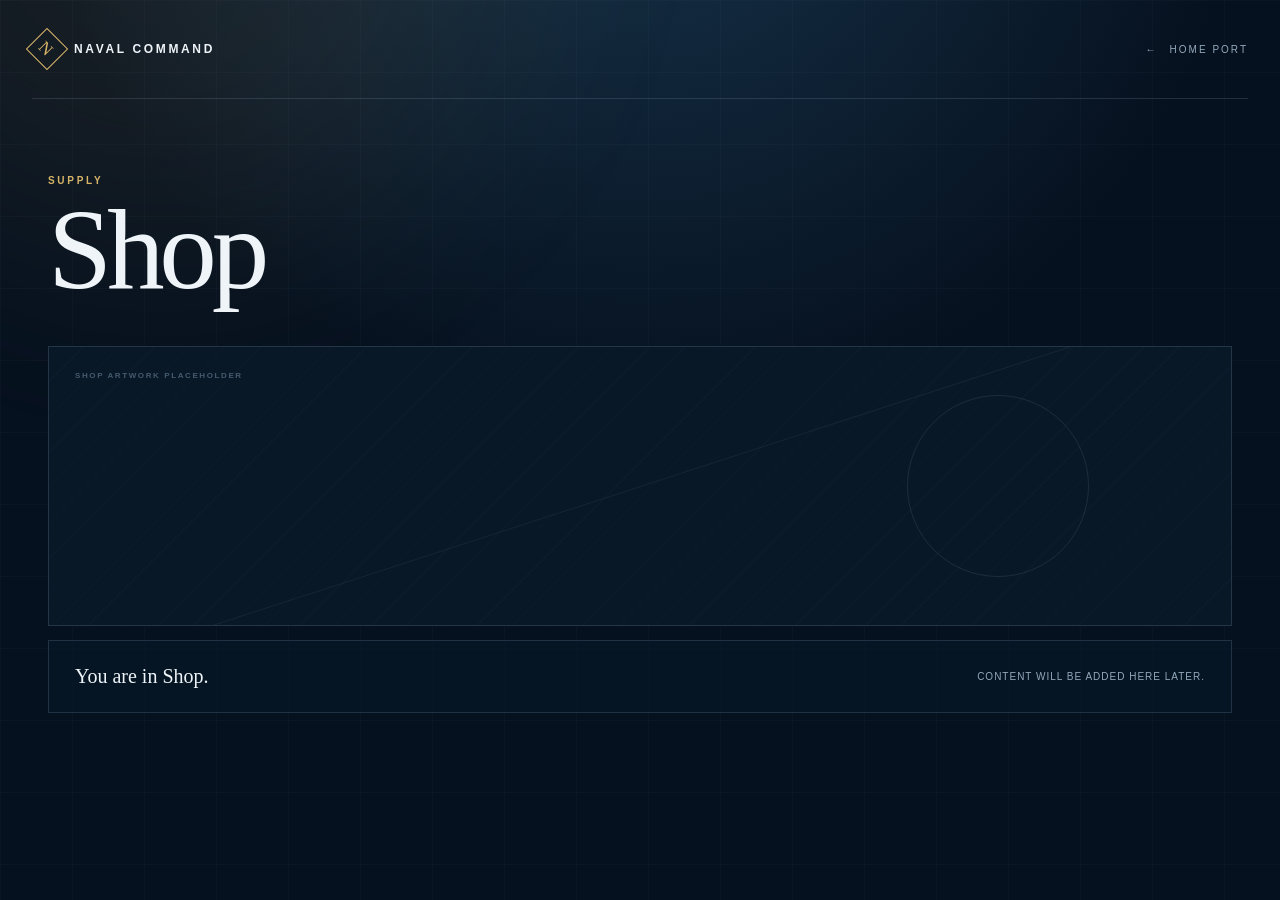
<file: shop.html>
<!doctype html>
<html lang="en">
  <head>
    <meta charset="UTF-8" />
    <meta name="viewport" content="width=device-width, initial-scale=1.0" />
    <meta name="description" content="Naval Command shop section." />
    <title>Shop — Naval Command</title>
    <link rel="icon" href="favicon.svg?v=navy-78" type="image/svg+xml" />
    <link rel="stylesheet" href="styles.css?v=navy-78" />
  </head>
  <body class="section-page">
    <div class="ambient ambient-one" aria-hidden="true"></div>
    <header class="site-header">
      <a class="brand" href="lobby.html?v=navy-78"><span class="brand-mark" aria-hidden="true">N</span><span>Naval Command</span></a>
      <a class="back-link" href="lobby.html?v=navy-78"><span aria-hidden="true">←</span> Home Port</a>
    </header>
    <main class="section-shell">
      <p class="eyebrow">Supply</p>
      <h1>Shop</h1>
      <div class="section-art-placeholder"><span>Shop artwork placeholder</span></div>
      <div class="section-empty-box"><strong>You are in Shop.</strong><span>Content will be added here later.</span></div>
    </main>
  </body>
</html>
</file>
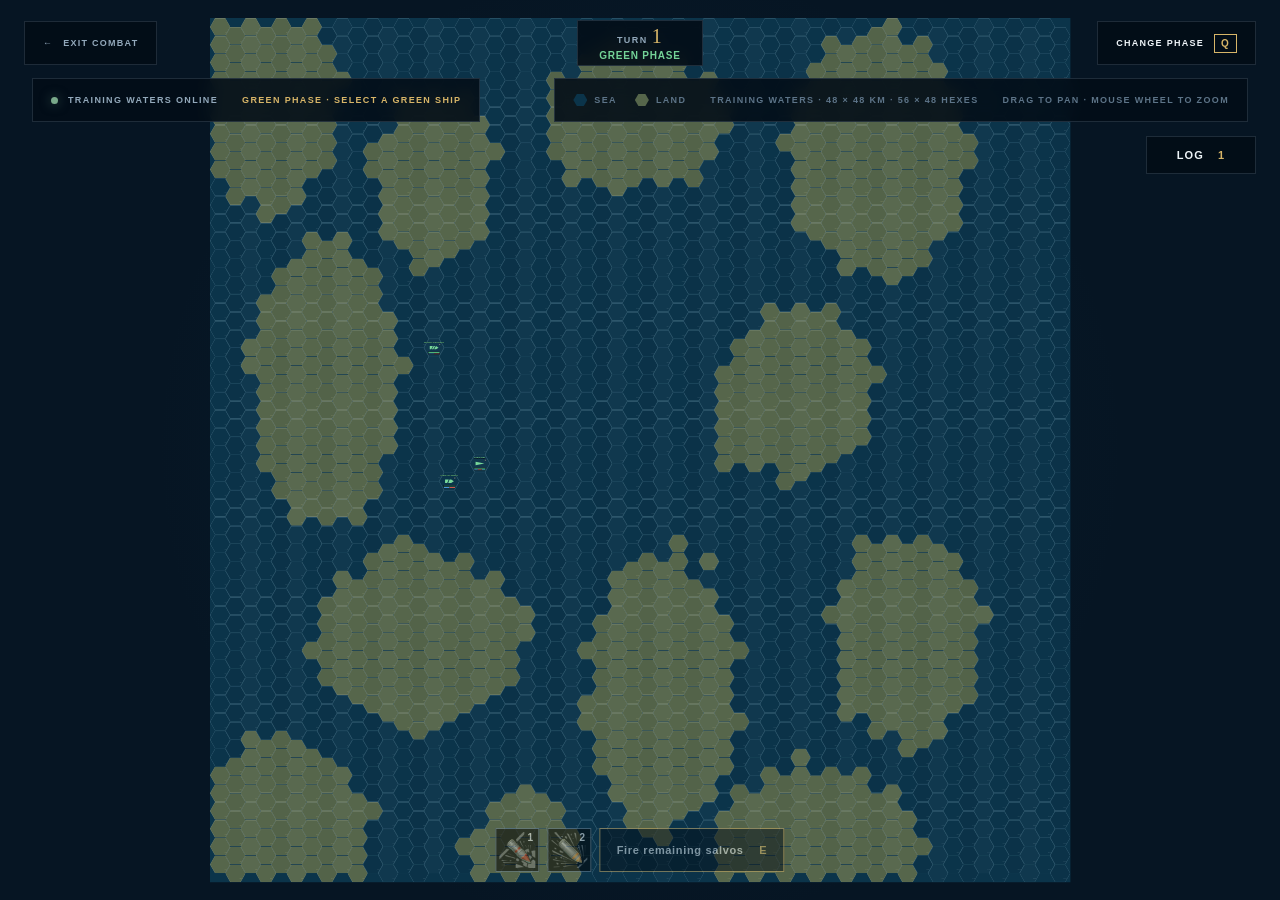
<file: vs-mode.html>
<!doctype html>
<html lang="en">
  <head>
    <meta charset="UTF-8" />
    <meta name="viewport" content="width=device-width, initial-scale=1.0" />
    <meta name="description" content="Two-player naval combat with alternating green and red phases." />
    <title>VS Mode — Naval Command</title>
    <link rel="icon" href="favicon.svg?v=navy-78" type="image/svg+xml" />
    <link rel="stylesheet" href="styles.css?v=navy-78" />
    <script src="ship-combat-data.js?v=navy-78" defer></script>
    <script src="combat-skills.js?v=navy-78" defer></script>
    <script src="data.js?v=navy-78" defer></script>
    <script src="ship-portraits.js?v=navy-78" defer></script>
    <script src="combat-rules.js?v=navy-78" defer></script>
    <script src="combat-phases.js?v=navy-78" defer></script>
    <script src="torpedo-rules.js?v=navy-78" defer></script>
    <script src="map-terrain-data.js?v=navy-78" defer></script>
    <script src="combat-demo.js?v=navy-78" defer></script>
  </head>
  <body class="combat-map-page" data-mode="vs" data-phase="green">
    <main class="combat-map-shell">
      <section class="tactical-board" aria-label="Interactive combat map">
        <div class="combat-turn-hud">
          <a href="campaign.html?v=navy-78"><span aria-hidden="true">←</span> Exit combat</a>
          <div class="turn-counter" aria-live="polite"><span>Turn <strong id="turn-number">1</strong></span><span id="phase-name" class="phase-name">Green phase</span></div>
          <button id="next-turn" type="button" aria-keyshortcuts="Q" title="Change Phase (Q)"><span id="phase-button-label">Change Phase</span> <kbd>Q</kbd></button>
        </div>

        <aside class="developer-panel" id="developer-panel">
          <button class="developer-panel-toggle" id="developer-panel-toggle" type="button" aria-expanded="true">
            <span>Developer fleet control</span><span aria-hidden="true">‹</span>
          </button>
          <div class="developer-panel-body">
            <div class="developer-add-controls">
              <label>Side<select id="developer-team"><option value="friendly">Friendly</option><option value="enemy">Enemy</option></select></label>
              <label>Ship type<select id="developer-type"></select></label>
              <button id="developer-add" type="button">Place unit</button>
            </div>
            <p id="developer-instruction">Choose a side and ship type, then place it on an empty sea hex.</p>
            <div class="developer-unit-lists" id="developer-unit-lists"></div>
          </div>
        </aside>

        <div class="map-status-strip">
          <span><span class="status-dot" aria-hidden="true"></span> Training waters online</span>
          <span id="unit-readout" aria-live="polite">Green phase · Select a green ship</span>
        </div>

        <div
          class="hex-map-viewport"
          id="hex-map-viewport"
          tabindex="0"
          aria-label="Hexagonal sea and land map. Drag to pan and use the mouse wheel or controls to zoom."
        >
          <div class="hex-map-stage" id="hex-map-stage">
            <div class="hex-map" id="hex-map"></div>
          </div>
        </div>

        <div class="map-footer-strip">
          <div class="terrain-legend" aria-label="Terrain legend">
            <span><i class="terrain-swatch sea-swatch" aria-hidden="true"></i>Sea</span>
            <span><i class="terrain-swatch land-swatch" aria-hidden="true"></i>Land</span>
          </div>
          <span id="map-summary">Training Waters · Two players · Alternating visibility</span>
          <span>Drag to pan · Mouse wheel to zoom</span>
        </div>

        <button class="combat-log-toggle" id="combat-log-toggle" type="button" aria-controls="combat-log-panel" aria-expanded="false">Log <span id="combat-log-count">0</span></button>
        <aside class="combat-log-panel" id="combat-log-panel" aria-label="Combat log" aria-hidden="true" inert>
          <div class="combat-log-heading"><h2>Combat log</h2><button id="combat-log-close" type="button" aria-label="Close combat log">×</button></div>
          <ol id="combat-log-entries"></ol>
        </aside>

        <div class="combat-skills" aria-label="Ship skills">
          <button id="load-ap-shells" data-ammo="AP" class="ammo-button" type="button" aria-label="Load AP shells" aria-keyshortcuts="1" aria-pressed="false" title="Load AP shells (1)" disabled><img src="images/ammo/ap.png" alt="" /><kbd>1</kbd></button>
          <button id="load-he-shells" data-ammo="HE" class="ammo-button" type="button" aria-label="Load HE shells" aria-keyshortcuts="2" aria-pressed="false" title="Load HE shells (2)" disabled><img src="images/ammo/he.png" alt="" /><kbd>2</kbd></button>
          <button id="surveillance-radar" data-consumable="surveillance-radar" class="ammo-button consumable-button" type="button" aria-label="Activate Surveillance Radar" aria-keyshortcuts="Y" aria-pressed="false" hidden disabled><img src="images/consumables/surveillance-radar.png" alt="" /><kbd>Y</kbd></button>
          <button id="main-battery-reload-booster" data-consumable="main-battery-reload-booster" class="ammo-button consumable-button" type="button" aria-label="Activate Main Battery Reload Booster" aria-keyshortcuts="O" aria-pressed="false" hidden disabled><img src="images/consumables/main-battery-reload-booster.png" alt="" /><kbd>O</kbd></button>
          <button id="fire-remaining-salvos" type="button" aria-keyshortcuts="E" aria-pressed="false" disabled title="Select a ship with guns, then choose a hostile target">
            Fire remaining salvos <kbd>E</kbd>
          </button>
        </div>

        <aside class="unit-detail-panel" id="unit-detail-panel" aria-live="polite" hidden>
          <div class="unit-detail-heading">
            <p>Selected unit · Drag to move</p>
            <div class="unit-detail-heading-actions">
              <button id="unit-detail-collapse" type="button" aria-label="Collapse ship details" aria-controls="unit-detail-body" aria-expanded="true">−</button>
              <button id="unit-detail-close" type="button" aria-label="Close ship details">×</button>
            </div>
          </div>
          <div class="unit-detail-title">
            <div class="unit-detail-portrait portrait-placeholder" id="unit-detail-portrait"></div>
            <div class="unit-detail-identity">
              <span id="unit-detail-code">—</span>
              <h2 id="unit-detail-name">No ship selected</h2>
            </div>
          </div>
          <div class="unit-detail-body" id="unit-detail-body">
          <dl>
            <div><dt>Ship type</dt><dd id="unit-detail-category">—</dd></div>
            <div><dt>Position</dt><dd id="unit-detail-position">—</dd></div>
            <div><dt>Health</dt><dd id="unit-detail-health">100 / 100</dd></div>
            <div><dt>Concealment</dt><dd id="unit-detail-concealment">10 hexes</dd></div>
            <div><dt>Movement</dt><dd id="unit-detail-movement">Ready</dd></div>
            <div data-requires="guns"><dt>Guns</dt><dd id="unit-detail-attack">Ready</dd></div>
            <div data-requires="guns"><dt>Loaded ammunition</dt><dd id="unit-detail-ammo">—</dd></div>
            <div data-requires="guns"><dt>Firing angles</dt><dd id="unit-detail-gun-arcs">—</dd></div>
            <div data-requires="guns"><dt>Loaded salvo</dt><dd id="unit-detail-salvo">—</dd></div>
            <div data-requires="guns"><dt>Last salvo</dt><dd id="unit-detail-last-salvo">—</dd></div>
            <div data-requires="torpedoes"><dt>Torpedoes</dt><dd id="unit-detail-torpedo">Unavailable</dd></div>
            <div data-requires="torpedoes"><dt>Torpedo launch</dt><dd id="unit-detail-torpedo-launch">—</dd></div>
            <div data-requires="torpedoes"><dt>Torpedo travel</dt><dd id="unit-detail-torpedo-travel">—</dd></div>
            <div data-requires="torpedoes"><dt>Torpedo concealment range</dt><dd id="unit-detail-torpedo-concealment">—</dd></div>
            <div><dt>Status</dt><dd id="unit-detail-status">Awaiting orders</dd></div>
            <div id="unit-detail-skills-row" hidden><dt>Skills</dt><dd id="unit-detail-skills" class="unit-skill-status">—</dd></div>
          </dl>
          <div class="unit-order-actions">
            <button id="gun-order" type="button">Gun range</button>
            <button id="torpedo-order" type="button">Torpedo range</button>
          </div>
          <div class="unit-turret-status" id="unit-detail-turrets" hidden>
            <div class="unit-turret-heading"><span>Turrets on target</span><strong id="unit-detail-turret-count">—</strong></div>
            <div class="unit-turret-circles" id="unit-detail-turret-circles"></div>
          </div>
          <p id="unit-detail-instruction">Select a highlighted sea tile to issue a movement order.</p>
          </div>
        </aside>
      </section>
    </main>
  </body>
</html>
</file>
<file: styles.css>
:root {
  color-scheme: dark;
  --ink: #eef4f8;
  --muted: #93a9bb;
  --faint: #5d7488;
  --night: #06111f;
  --surface: #0b1b2c;
  --line: rgba(154, 183, 207, 0.18);
  --gold: #d7b568;
  --friendly-unit-color: #79d99a;
  --enemy-unit-color: #ed625a;
  --character-accent: var(--gold);
  --character-rgb: 229, 185, 111;
  --serif: "Times New Roman", "Liberation Serif", "DejaVu Serif", serif;
  --sans: "Arial Narrow", "Liberation Sans", "Helvetica Neue", Arial, sans-serif;
}

* {
  box-sizing: border-box;
}

html {
  min-height: 100%;
  background: var(--night);
}

body {
  min-height: 100vh;
  margin: 0;
  overflow-x: hidden;
  background:
    linear-gradient(rgba(132, 174, 207, 0.03) 1px, transparent 1px),
    linear-gradient(90deg, rgba(132, 174, 207, 0.03) 1px, transparent 1px),
    radial-gradient(circle at 50% -20%, #17334a 0%, var(--night) 48%);
  background-size: 72px 72px, 72px 72px, auto;
  color: var(--ink);
  font-family: var(--sans);
  font-weight: 300;
}

a {
  color: inherit;
  text-decoration: none;
}

.ambient {
  position: fixed;
  z-index: 0;
  width: 44rem;
  height: 44rem;
  border-radius: 50%;
  filter: blur(120px);
  opacity: 0.08;
  pointer-events: none;
}

.ambient-one {
  top: -28rem;
  left: -12rem;
  background: var(--gold);
}

.ambient-two {
  right: -30rem;
  bottom: -24rem;
  background: #2d7198;
}

.site-header,
.site-footer,
.selection-shell,
.detail-shell {
  position: relative;
  z-index: 1;
}

.site-header {
  display: flex;
  align-items: center;
  justify-content: space-between;
  width: min(1720px, calc(100% - 64px));
  margin: 0 auto;
  padding: 34px 0;
  border-bottom: 1px solid var(--line);
}

.brand {
  display: inline-flex;
  align-items: center;
  gap: 12px;
  font-size: 12px;
  font-weight: 600;
  letter-spacing: 0.22em;
  text-transform: uppercase;
}

.brand-mark {
  display: grid;
  width: 30px;
  height: 30px;
  place-items: center;
  border: 1px solid var(--gold);
  color: var(--gold);
  font-family: var(--serif);
  font-size: 17px;
  font-weight: 400;
  transform: rotate(45deg);
}

.brand-mark::first-letter {
  transform: rotate(-45deg);
}

.brand-mark {
  line-height: 30px;
}

.chapter-label,
.back-link {
  color: var(--muted);
  font-size: 10px;
  font-weight: 500;
  letter-spacing: 0.2em;
  text-transform: uppercase;
}

.back-link {
  display: flex;
  align-items: center;
  gap: 12px;
  transition: color 180ms ease;
}

.back-link:hover {
  color: var(--ink);
}

.selection-shell {
  width: min(1720px, calc(100% - 64px));
  margin: 0 auto;
  padding: clamp(64px, 8vw, 112px) 0 70px;
}

.selection-intro {
  display: grid;
  grid-template-columns: minmax(360px, 1fr) minmax(260px, 420px);
  align-items: end;
  gap: 60px;
  margin-bottom: 64px;
}

.eyebrow,
.section-label {
  color: var(--gold);
  font-size: 10px;
  font-weight: 600;
  letter-spacing: 0.27em;
  text-transform: uppercase;
}

.selection-intro .eyebrow {
  grid-column: 1 / -1;
  margin: 0 0 -36px;
}

h1,
h2,
h3,
p {
  margin-top: 0;
}

.selection-intro h1 {
  max-width: 760px;
  margin-bottom: 0;
  font-family: var(--serif);
  font-size: clamp(54px, 6vw, 94px);
  font-weight: 400;
  letter-spacing: -0.035em;
  line-height: 0.96;
}

.intro-copy {
  max-width: 400px;
  margin-bottom: 8px;
  color: var(--muted);
  font-size: 14px;
  line-height: 1.8;
}

.selection-tools {
  display: block;
}

.selection-tools .intro-copy {
  margin-bottom: 0;
}

.selection-actions {
  display: flex;
  align-items: stretch;
  gap: 10px;
  margin-top: 16px;
}

.ship-search {
  min-width: 0;
  width: 188px;
  min-height: 42px;
  padding: 9px 12px;
  border: 1px solid rgba(154, 183, 207, 0.34);
  border-radius: 0;
  background: rgba(8, 24, 39, 0.88);
  color: var(--ink);
  font-family: var(--sans);
  font-size: 12px;
}

.ship-search::placeholder { color: var(--muted); }
.ship-search:focus { border-color: var(--gold); outline: none; }

.shipyard-quick-links {
  display: flex;
  flex-wrap: wrap;
  align-items: center;
  gap: 8px 12px;
  margin-top: 12px;
  color: var(--muted);
  font-size: 12px;
}

.shipyard-quick-links a { color: var(--ink); text-decoration: underline; text-underline-offset: 3px; }
.shipyard-quick-links a:hover,
.shipyard-quick-links a:focus-visible { color: var(--gold); }

.filter-toggle {
  display: inline-flex;
  flex: 0 0 auto;
  align-items: center;
  gap: 10px;
  min-height: 42px;
  padding: 10px 12px 10px 15px;
  border: 1px solid rgba(154, 183, 207, 0.34);
  background: rgba(8, 24, 39, 0.88);
  color: var(--ink);
  cursor: pointer;
  font-family: var(--sans);
  font-size: 9px;
  font-weight: 600;
  letter-spacing: 0.16em;
  text-transform: uppercase;
  transition:
    border-color 180ms ease,
    background 180ms ease;
}

.filter-toggle:hover,
.filter-toggle:focus-visible,
.filter-toggle.is-open {
  border-color: var(--gold);
  background: rgba(215, 181, 104, 0.08);
  outline: none;
}

.filter-toggle-symbol {
  color: var(--gold);
  font-size: 15px;
  line-height: 1;
}

.filter-active-count {
  display: grid;
  min-width: 22px;
  height: 22px;
  place-items: center;
  border: 1px solid var(--line);
  color: var(--gold);
  font-size: 9px;
  letter-spacing: 0;
}

.filter-panel {
  grid-column: 1 / -1;
  margin-top: -34px;
  padding: 24px;
  border: 1px solid rgba(154, 183, 207, 0.24);
  background:
    linear-gradient(120deg, rgba(33, 78, 110, 0.14), transparent 52%),
    rgba(5, 19, 32, 0.96);
  box-shadow: 0 26px 70px rgba(0, 0, 0, 0.26);
}

.filter-panel[hidden],
.filter-empty[hidden],
.character-card[hidden] {
  display: none;
}

.filter-panel-header {
  display: flex;
  align-items: center;
  justify-content: space-between;
  gap: 24px;
  margin-bottom: 24px;
  padding-bottom: 18px;
  border-bottom: 1px solid var(--line);
}

.filter-kicker,
.filter-result-count {
  margin-bottom: 0;
}

.filter-kicker {
  color: var(--gold);
  font-size: 9px;
  font-weight: 600;
  letter-spacing: 0.22em;
  text-transform: uppercase;
}

.filter-result-count {
  margin-top: 7px;
  color: var(--muted);
  font-size: 13px;
}

.filter-clear,
.filter-empty button {
  padding: 10px 14px;
  border: 1px solid var(--line);
  background: transparent;
  color: var(--muted);
  cursor: pointer;
  font-family: var(--sans);
  font-size: 9px;
  font-weight: 600;
  letter-spacing: 0.14em;
  text-transform: uppercase;
  transition:
    border-color 180ms ease,
    color 180ms ease;
}

.filter-clear:hover:not(:disabled),
.filter-clear:focus-visible,
.filter-empty button:hover,
.filter-empty button:focus-visible {
  border-color: var(--gold);
  color: var(--gold);
  outline: none;
}

.filter-clear:disabled {
  cursor: default;
  opacity: 0.38;
}

.filter-groups {
  display: grid;
  grid-template-columns: minmax(0, 1.65fr) minmax(280px, 0.75fr);
  gap: 30px;
}

.filter-group {
  min-width: 0;
  margin: 0;
  padding: 0;
  border: 0;
}

.filter-group legend {
  margin-bottom: 12px;
  color: #b9c9d4;
  font-size: 10px;
  font-weight: 600;
  letter-spacing: 0.2em;
  text-transform: uppercase;
}

.filter-options {
  display: flex;
  flex-wrap: wrap;
  gap: 8px;
}

.filter-chip {
  --filter-accent: var(--gold);
  display: inline-flex;
  align-items: center;
  justify-content: space-between;
  gap: 10px;
  min-width: 60px;
  padding: 9px 10px;
  border: 1px solid rgba(154, 183, 207, 0.22);
  background: rgba(10, 32, 50, 0.76);
  color: var(--muted);
  cursor: pointer;
  font-family: var(--sans);
  font-size: 10px;
  font-weight: 600;
  letter-spacing: 0.12em;
  transition:
    border-color 160ms ease,
    background 160ms ease,
    color 160ms ease;
}

.filter-chip small {
  color: var(--faint);
  font-size: 8px;
  font-weight: 500;
  letter-spacing: 0;
}

.filter-chip:hover,
.filter-chip:focus-visible {
  border-color: rgba(215, 181, 104, 0.72);
  color: var(--ink);
  outline: none;
}

.filter-chip.is-selected {
  border-color: var(--filter-accent);
  background: color-mix(in srgb, var(--filter-accent) 13%, rgba(8, 24, 39, 0.94));
  color: var(--ink);
  box-shadow: inset 0 -2px 0 var(--filter-accent);
}

.filter-chip[data-rarity="C"] { --filter-accent: #9aa5ad; }
.filter-chip[data-rarity="U"] { --filter-accent: #78b989; }
.filter-chip[data-rarity="R"] { --filter-accent: #69a9d2; }
.filter-chip[data-rarity="SR"] { --filter-accent: #a98bc7; }
.filter-chip[data-rarity="SSR"] { --filter-accent: #d7b568; }
.filter-chip[data-rarity="UR"] { --filter-accent: #d8f2ee; }

.filter-empty {
  display: grid;
  min-height: 280px;
  place-items: center;
  align-content: center;
  gap: 10px;
  padding: 44px;
  border: 1px solid var(--line);
  background: rgba(7, 24, 39, 0.66);
  text-align: center;
}

.filter-empty strong {
  font-family: var(--serif);
  font-size: 28px;
  font-weight: 400;
}

.filter-empty span {
  margin-bottom: 10px;
  color: var(--muted);
  font-size: 13px;
}

.roster {
  display: grid;
  grid-template-columns: repeat(8, minmax(0, 1fr));
  gap: 12px;
}

.character-card {
  --accent: var(--gold);
  --accent-rgb: 229, 185, 111;
  min-width: 0;
  border: 1px solid var(--line);
  background: rgba(7, 24, 39, 0.9);
  opacity: 0;
  overflow: hidden;
  transform: translateY(22px);
  animation: reveal-card 650ms cubic-bezier(0.2, 0.7, 0.2, 1) forwards;
  animation-delay: var(--delay);
  transition:
    border-color 260ms ease,
    transform 260ms ease,
    box-shadow 260ms ease;
}

.character-card:hover,
.character-card:focus-visible {
  border-color: rgba(var(--accent-rgb), 0.72);
  box-shadow: 0 24px 80px rgba(0, 0, 0, 0.32);
  outline: none;
  transform: translateY(-7px);
}

@keyframes reveal-card {
  to {
    opacity: 1;
    transform: translateY(0);
  }
}

.portrait-placeholder {
  position: relative;
  display: grid;
  overflow: hidden;
  place-items: center;
  background:
    linear-gradient(135deg, rgba(var(--accent-rgb), 0.08), transparent 58%),
    repeating-linear-gradient(
      135deg,
      transparent,
      transparent 18px,
      rgba(255, 255, 255, 0.015) 18px,
      rgba(255, 255, 255, 0.015) 19px
    ),
    #081827;
}

.portrait-layer {
  position: absolute;
  z-index: 1;
  inset: 2.5% calc(10% / 3);
  display: grid;
  overflow: hidden;
  place-items: center;
  opacity: 1;
  transition: opacity 260ms ease;
}

.portrait-alternate {
  opacity: 0;
}

.show-alternate-portraits .portrait-primary {
  opacity: 0;
}

.show-alternate-portraits .portrait-alternate {
  opacity: 1;
}

.empty-profile-mark {
  width: 42%;
  aspect-ratio: 1;
  border: 1px solid rgba(var(--accent-rgb), 0.23);
  border-radius: 50%;
  background:
    linear-gradient(45deg, transparent calc(50% - 0.5px), rgba(var(--accent-rgb), 0.2) 50%, transparent calc(50% + 0.5px)),
    linear-gradient(-45deg, transparent calc(50% - 0.5px), rgba(var(--accent-rgb), 0.2) 50%, transparent calc(50% + 0.5px));
}

.ship-art {
  position: absolute;
  z-index: 1;
  inset: 0;
  width: 100%;
  height: 100%;
  object-fit: contain;
  object-position: center bottom;
  filter: drop-shadow(0 18px 22px rgba(0, 0, 0, 0.34));
  transition: transform 350ms cubic-bezier(0.2, 0.7, 0.2, 1);
}

.character-card:hover .ship-art,
.character-card:focus-visible .ship-art {
  transform: scale(1.025);
}

.character-card .portrait-placeholder {
  aspect-ratio: 3 / 4;
  border-bottom: 1px solid var(--line);
}

.portrait-placeholder::before,
.portrait-placeholder::after {
  position: absolute;
  border: 1px solid rgba(var(--accent-rgb), 0.18);
  border-radius: 50%;
  content: "";
}

.portrait-placeholder::before {
  width: 62%;
  aspect-ratio: 1;
}

.portrait-placeholder::after {
  /* The portrait is 3:4, so 3.333% of its width equals 2.5% of its height. */
  inset: 0;
  z-index: 4;
  width: 100%;
  height: 100%;
  border: 0;
  border-radius: 0;
  background:
    linear-gradient(#66869b, #66869b) top / 100% 2.5%,
    linear-gradient(#354e60, #354e60) bottom / 100% 2.5%,
    linear-gradient(#66869b, #354e60) left / calc(10% / 3) 100%,
    linear-gradient(#66869b, #354e60) right / calc(10% / 3) 100%;
  background-repeat: no-repeat;
  pointer-events: none;
}

.portrait-monogram,
.detail-monogram {
  color: rgba(var(--accent-rgb), 0.22);
  font-family: var(--serif);
  font-size: clamp(48px, 6vw, 84px);
  letter-spacing: 0.04em;
}

.portrait-status {
  position: absolute;
  bottom: 24px;
  color: rgba(255, 255, 255, 0.35);
  font-size: 8px;
  font-weight: 600;
  letter-spacing: 0.25em;
  text-transform: uppercase;
  z-index: 2;
}

.portrait-corner {
  position: absolute;
  left: 18px;
  width: 24px;
  height: 24px;
  border-left: 1px solid var(--accent);
  z-index: 2;
}

.portrait-corner-top {
  top: 18px;
  border-top: 1px solid var(--accent);
}

.portrait-corner-bottom {
  bottom: 18px;
  border-bottom: 1px solid var(--accent);
}

.card-content {
  position: relative;
  display: block;
  min-height: 92px;
  padding: 15px 13px 17px;
}

.character-number {
  padding-top: 4px;
  color: var(--accent);
  font-family: var(--serif);
  font-size: 11px;
}

.card-content h2 {
  padding-right: 18px;
  margin-bottom: 6px;
  font-family: var(--serif);
  font-size: clamp(16px, 1.35vw, 21px);
  font-weight: 400;
  line-height: 1.08;
}

.card-specs {
  display: grid;
  gap: 2px;
  margin: 0;
}

.card-specs div {
  display: grid;
  grid-template-columns: max-content minmax(0, 1fr);
  gap: 5px;
  align-items: baseline;
  min-width: 0;
}

.card-specs dt,
.card-specs dd {
  overflow: hidden;
  margin: 0;
  font-family: var(--sans);
  font-size: 8px;
  line-height: 1.45;
  text-overflow: ellipsis;
  text-transform: uppercase;
  white-space: nowrap;
}

.card-specs dt {
  color: var(--faint);
  font-weight: 600;
  letter-spacing: 0.08em;
}

.card-specs dd {
  color: var(--muted);
  letter-spacing: 0.06em;
}

.character-card .card-portrait-number {
  top: 14px;
  right: 15px;
  z-index: 3;
  font-size: 9px;
}

.empty-card .card-content h2 {
  color: #c1d0da;
  letter-spacing: 0.08em;
}

.empty-card .card-specs dd {
  color: var(--faint);
}

.card-arrow {
  position: absolute;
  top: 15px;
  right: 13px;
  color: var(--faint);
  transition:
    color 180ms ease,
    transform 180ms ease;
}

.character-card:hover .card-arrow {
  color: var(--accent);
  transform: translate(3px, -3px);
}

.selection-hint {
  display: flex;
  align-items: center;
  justify-content: center;
  gap: 10px;
  margin: 42px 0 0;
  color: var(--faint);
  font-size: 9px;
  letter-spacing: 0.18em;
  text-transform: uppercase;
}

.selection-controls {
  display: flex;
  justify-content: flex-end;
  margin-top: 28px;
}

.alternate-toggle {
  display: inline-flex;
  align-items: center;
  gap: 11px;
  min-width: 148px;
  justify-content: center;
  padding: 13px 18px;
  border: 1px solid rgba(215, 181, 104, 0.48);
  background: rgba(8, 24, 39, 0.92);
  color: var(--gold);
  cursor: pointer;
  font-family: var(--sans);
  font-size: 9px;
  font-weight: 600;
  letter-spacing: 0.18em;
  text-transform: uppercase;
  transition:
    background 180ms ease,
    border-color 180ms ease,
    color 180ms ease;
}

.alternate-toggle:hover,
.alternate-toggle:focus-visible,
.alternate-toggle[aria-pressed="true"] {
  border-color: var(--gold);
  background: rgba(215, 181, 104, 0.1);
  color: var(--ink);
  outline: none;
}

.toggle-symbol {
  font-size: 13px;
}

.hint-icon {
  color: var(--gold);
}

.site-footer {
  display: flex;
  align-items: center;
  width: min(1720px, calc(100% - 64px));
  margin: 0 auto;
  padding: 28px 0 36px;
  border-top: 1px solid var(--line);
  color: var(--faint);
  font-size: 8px;
  font-weight: 500;
  letter-spacing: 0.22em;
  text-transform: uppercase;
}

.footer-rule {
  width: 34px;
  height: 1px;
  margin: 0 14px;
  background: var(--faint);
}

/* Character detail */
.detail-page {
  background:
    linear-gradient(rgba(132, 174, 207, 0.028) 1px, transparent 1px),
    linear-gradient(90deg, rgba(132, 174, 207, 0.028) 1px, transparent 1px),
    radial-gradient(circle at 76% 20%, rgba(var(--character-rgb), 0.1), transparent 32%),
    radial-gradient(circle at 20% 100%, rgba(33, 78, 110, 0.2), transparent 38%),
    var(--night);
  background-size: 72px 72px, 72px 72px, auto, auto, auto;
}

.detail-page .brand {
  font-size: 13px;
}

.detail-page .back-link {
  font-size: 11px;
}

.detail-page .site-footer {
  font-size: 10px;
}

.detail-page .portrait-status {
  font-size: 10px;
}

.detail-shell {
  width: min(1240px, calc(100% - 96px));
  margin: 0 auto;
  padding: 74px 0 90px;
}

.detail-hero {
  display: grid;
  grid-template-columns: minmax(300px, 0.82fr) minmax(400px, 1.18fr);
  gap: clamp(60px, 9vw, 130px);
  align-items: center;
}

.detail-portrait {
  --accent: var(--character-accent);
  --accent-rgb: var(--character-rgb);
  width: min(100%, 440px);
  aspect-ratio: 3 / 4;
  justify-self: center;
  border: 1px solid rgba(var(--character-rgb), 0.42);
  box-shadow: 0 40px 100px rgba(0, 0, 0, 0.4);
  animation: detail-reveal 700ms cubic-bezier(0.2, 0.7, 0.2, 1) both;
}

.detail-ship-art {
  inset: 2.5% calc(10% / 3);
  width: calc(100% - 20% / 3);
  height: 95%;
  padding: 0;
}

.detail-monogram {
  color: rgba(var(--character-rgb), 0.25);
  font-size: clamp(80px, 10vw, 150px);
}

.portrait-number {
  position: absolute;
  top: 22px;
  right: 24px;
  color: var(--character-accent);
  font-family: var(--serif);
  font-size: 15px;
}

.detail-intro {
  animation: detail-reveal 700ms 100ms cubic-bezier(0.2, 0.7, 0.2, 1) both;
}

@keyframes detail-reveal {
  from {
    opacity: 0;
    transform: translateY(20px);
  }
}

.detail-intro h1 {
  margin-bottom: 7px;
  font-family: var(--serif);
  font-size: clamp(62px, 8vw, 112px);
  font-weight: 400;
  letter-spacing: -0.045em;
  line-height: 0.9;
}

.detail-role {
  margin-bottom: 26px;
  color: var(--character-accent);
  font-size: 12px;
  font-weight: 600;
  letter-spacing: 0.2em;
  text-transform: uppercase;
}

.biography {
  max-width: 620px;
  margin-bottom: 34px;
  color: var(--muted);
  font-size: 16px;
  line-height: 1.8;
}

.traits {
  display: flex;
  flex-wrap: wrap;
  gap: 8px;
}

.trait {
  padding: 10px 14px;
  border: 1px solid rgba(var(--character-rgb), 0.22);
  color: #a9bdcb;
  font-size: 10px;
  font-weight: 500;
  letter-spacing: 0.16em;
  text-transform: uppercase;
}

.character-record {
  display: grid;
  grid-template-columns: 0.72fr 1.28fr;
  gap: clamp(60px, 9vw, 130px);
  margin-top: 110px;
  padding-top: 52px;
  border-top: 1px solid var(--line);
}

.facts {
  display: grid;
  align-content: start;
}

.fact {
  display: flex;
  align-items: baseline;
  justify-content: space-between;
  gap: 18px;
  padding: 20px 0;
  border-bottom: 1px solid var(--line);
}

.fact span,
.ability-number {
  color: var(--faint);
  font-size: 10px;
  font-weight: 500;
  letter-spacing: 0.2em;
  text-transform: uppercase;
}

.fact strong {
  font-family: var(--serif);
  font-size: 19px;
  font-weight: 400;
  line-height: 1.35;
  text-align: right;
}

.detail-rarity[data-rarity="C"] { color: #9aa5ad; }
.detail-rarity[data-rarity="U"] { color: #78b989; }
.detail-rarity[data-rarity="R"] { color: #69a9d2; }
.detail-rarity[data-rarity="SR"] { color: #a98bc7; }
.detail-rarity[data-rarity="SSR"] { color: #d7b568; }
.detail-rarity[data-rarity="UR"] { color: #d8f2ee; }

.abilities-section .section-label {
  margin-bottom: 24px;
  color: var(--character-accent);
  font-size: 11px;
}

.abilities {
  display: grid;
}

.combat-stats-section {
  margin-top: 72px;
  padding-top: 42px;
  border-top: 1px solid var(--line);
}

.combat-stats-section .section-label { margin-bottom: 24px; }

.combat-stat-groups { display: grid; gap: 24px; }

.combat-stat-group {
  padding: 24px;
  border: 1px solid var(--line);
  background: rgba(8, 24, 39, 0.72);
}

.combat-stat-group h3 { margin: 0 0 12px; font: 400 28px var(--serif); }

.stat-ammunition { display: grid; grid-template-columns: repeat(2, minmax(0, 1fr)); gap: 24px; margin-top: 24px; }
.stat-ammunition h4 { margin: 0 0 8px; color: var(--ink); font: 600 13px var(--sans); letter-spacing: 0.1em; }
.stat-ammunition .combat-stats-grid { grid-template-columns: repeat(2, minmax(0, 1fr)); }

.combat-stats-grid {
  display: grid;
  grid-template-columns: repeat(4, minmax(0, 1fr));
  gap: 12px;
  margin: 0;
}

.combat-stats-grid > div {
  min-height: 98px;
  padding: 16px 0;
  border-bottom: 1px solid var(--line);
}

.combat-stats-grid dt {
  margin-bottom: 10px;
  color: var(--faint);
  font-size: 10px;
  letter-spacing: 0.1em;
  text-transform: uppercase;
}

.combat-stats-grid dd {
  margin: 0;
  color: var(--ink);
  font-family: var(--serif);
  font-size: 22px;
}

.ability {
  display: grid;
  grid-template-columns: 52px minmax(0, 1fr);
  gap: 14px;
  padding: 24px 0;
  border-bottom: 1px solid var(--line);
}

.ability-icon { width: 52px; height: 52px; display: grid; place-items: center; background: #000; border: 1px solid var(--line); }
.ability-icon img { width: 48px; height: 48px; object-fit: contain; }

.ability-number {
  padding-top: 5px;
  color: var(--character-accent);
}

.ability h3 {
  margin-bottom: 9px;
  font-family: var(--serif);
  font-size: 24px;
  font-weight: 400;
}

.ability p {
  margin-bottom: 0;
  color: var(--muted);
  font-size: 14px;
  line-height: 1.7;
}

.character-navigation {
  display: grid;
  grid-template-columns: 1fr auto 1fr;
  align-items: center;
  gap: 30px;
  margin-top: 90px;
  padding-top: 34px;
  border-top: 1px solid var(--line);
}

.adjacent-link {
  display: grid;
  gap: 8px;
}

.adjacent-link span,
.all-characters {
  color: var(--faint);
  font-size: 10px;
  font-weight: 500;
  letter-spacing: 0.2em;
  text-transform: uppercase;
}

.adjacent-link strong {
  font-family: var(--serif);
  font-size: 20px;
  font-weight: 400;
  transition: color 180ms ease;
}

.adjacent-link:hover strong,
.all-characters:hover {
  color: var(--character-accent);
}

.next-link {
  text-align: right;
}

.all-characters {
  padding: 12px 18px;
  border: 1px solid var(--line);
  transition:
    color 180ms ease,
    border-color 180ms ease;
}

.all-characters:hover {
  border-color: var(--character-accent);
}

.not-found {
  min-height: 55vh;
  display: grid;
  max-width: 680px;
  align-content: center;
}

.empty-record {
  display: grid;
  min-height: 58vh;
  place-items: center;
}

.empty-record-frame {
  --accent: var(--character-accent);
  --accent-rgb: var(--character-rgb);
  width: min(320px, 70vw);
  aspect-ratio: 3 / 4;
  border: 1px solid rgba(var(--character-rgb), 0.34);
  box-shadow: 0 34px 90px rgba(0, 0, 0, 0.3);
}

.empty-detail-mark {
  width: 36%;
}

.empty-navigation {
  margin-top: 40px;
}

.not-found h1 {
  margin-bottom: 20px;
  font-family: var(--serif);
  font-size: clamp(48px, 7vw, 86px);
  font-weight: 400;
  line-height: 1;
}

.not-found > p:not(.eyebrow) {
  margin-bottom: 30px;
  color: var(--muted);
}

.primary-button {
  width: fit-content;
  padding: 13px 18px;
  border: 1px solid var(--gold);
  color: var(--gold);
  font-size: 9px;
  font-weight: 600;
  letter-spacing: 0.16em;
  text-transform: uppercase;
}

@media (max-width: 1050px) {
  .roster {
    grid-template-columns: repeat(4, minmax(0, 1fr));
  }

  .detail-hero,
  .character-record {
    gap: 55px;
  }
}

@media (max-width: 760px) {
  .site-header,
  .site-footer,
  .selection-shell,
  .detail-shell {
    width: min(100% - 40px, 640px);
  }

  .site-header {
    padding: 24px 0;
  }

  .chapter-label {
    display: none;
  }

  .selection-shell {
    padding-top: 62px;
  }

  .selection-intro {
    display: block;
    margin-bottom: 42px;
  }

  .selection-intro .eyebrow {
    margin-bottom: 18px;
  }

  .selection-intro h1 {
    margin-bottom: 24px;
  }

  .selection-tools {
    display: block;
  }

  .selection-actions { margin-top: 18px; }

  .ship-search { flex: 1; width: auto; }

  .filter-toggle {
    justify-content: center;
    margin-top: 0;
  }

  .filter-panel {
    margin-top: 24px;
    padding: 20px;
  }

  .filter-groups {
    grid-template-columns: 1fr;
    gap: 26px;
  }

  .roster {
    grid-template-columns: repeat(2, minmax(0, 1fr));
    gap: 12px;
  }

  .card-content {
    grid-template-columns: 1fr auto;
    padding: 19px 17px 21px;
  }

  .character-number {
    display: none;
  }

  .detail-shell {
    padding-top: 46px;
  }

  .detail-hero,
  .character-record {
    grid-template-columns: 1fr;
  }

  .detail-hero {
    gap: 50px;
  }

  .detail-portrait {
    width: min(100%, 480px);
    margin: 0 auto;
  }

  .detail-role {
    margin-bottom: 34px;
  }

  .character-record {
    gap: 52px;
    margin-top: 72px;
  }

  .combat-stats-grid { grid-template-columns: repeat(2, minmax(0, 1fr)); }
  .stat-ammunition { grid-template-columns: 1fr; }

  .character-navigation {
    grid-template-columns: 1fr 1fr;
  }

  .all-characters {
    grid-column: 1 / -1;
    grid-row: 1;
    justify-self: center;
  }
}

@media (max-width: 480px) {
  .selection-actions { flex-direction: column; }
  .ship-search, .selection-actions .filter-toggle { width: 100%; }

  .roster {
    grid-template-columns: 1fr;
  }

  .selection-intro h1 {
    font-size: 50px;
  }

  .filter-panel-header {
    align-items: flex-start;
  }

  .filter-panel {
    padding: 16px;
  }

  .filter-chip {
    min-width: 56px;
  }

  .detail-header .brand > span:last-child {
    display: none;
  }

  .back-link {
    font-size: 8px;
  }

  .detail-intro h1 {
    font-size: 58px;
  }

  .character-navigation {
    gap: 14px;
  }

  .adjacent-link strong {
    font-size: 14px;
  }
}

@media (prefers-reduced-motion: reduce) {
  *,
  *::before,
  *::after {
    scroll-behavior: auto !important;
    animation-duration: 0.01ms !important;
    animation-iteration-count: 1 !important;
    transition-duration: 0.01ms !important;
  }
}

/* Title screen */
.login-page {
  position: relative;
  display: grid;
  min-height: 100vh;
  overflow: hidden;
  place-items: center;
  background:
    radial-gradient(circle at 50% 35%, rgba(43, 92, 126, 0.32), transparent 36%),
    linear-gradient(160deg, #0b2032 0%, #06111f 58%, #030912 100%);
}

.login-background-placeholder {
  position: fixed;
  z-index: 0;
  inset: 24px;
  overflow: hidden;
  border: 1px solid rgba(154, 183, 207, 0.14);
  pointer-events: none;
}

.login-background-placeholder::before,
.login-background-placeholder::after,
.lobby-art-placeholder::before,
.lobby-card-art::before,
.section-art-placeholder::before {
  position: absolute;
  width: 140%;
  height: 1px;
  background: rgba(154, 183, 207, 0.08);
  content: "";
  left: -20%;
  top: 50%;
  transform: rotate(27deg);
}

.login-background-placeholder::after {
  transform: rotate(-27deg);
}

.login-background-placeholder > span,
.image-placeholder-label {
  position: absolute;
  top: 20px;
  right: 22px;
  color: rgba(154, 183, 207, 0.42);
  font-size: 8px;
  font-weight: 600;
  letter-spacing: 0.2em;
  text-transform: uppercase;
}

.login-content {
  position: relative;
  z-index: 2;
  display: grid;
  justify-items: center;
  padding: 40px 24px;
  text-align: center;
  animation: detail-reveal 900ms cubic-bezier(0.2, 0.7, 0.2, 1) both;
}

.login-emblem {
  display: grid;
  width: 62px;
  height: 62px;
  margin-bottom: 42px;
  place-items: center;
  border: 1px solid var(--gold);
  color: var(--gold);
  font-family: var(--serif);
  font-size: 30px;
  transform: rotate(45deg);
}

.login-content h1 {
  margin-bottom: 48px;
  font-family: var(--serif);
  font-size: clamp(64px, 10vw, 148px);
  font-weight: 400;
  letter-spacing: -0.045em;
  line-height: 0.9;
  text-transform: uppercase;
}

.login-content h1 span {
  display: block;
}

.start-button {
  display: inline-flex;
  align-items: center;
  gap: 28px;
  padding: 15px 22px;
  border: 1px solid rgba(215, 181, 104, 0.7);
  color: var(--ink);
  font-size: 10px;
  font-weight: 600;
  letter-spacing: 0.24em;
  text-transform: uppercase;
  transition:
    background 180ms ease,
    color 180ms ease,
    transform 180ms ease;
}

.start-button:hover,
.start-button:focus-visible {
  background: var(--gold);
  color: var(--night);
  outline: none;
  transform: translateY(-2px);
}

.login-footer {
  position: fixed;
  z-index: 2;
  right: 46px;
  bottom: 40px;
  left: 46px;
  display: flex;
  justify-content: space-between;
  color: var(--faint);
  font-size: 8px;
  font-weight: 600;
  letter-spacing: 0.2em;
  text-transform: uppercase;
}

/* Home Port */
.lobby-shell {
  position: relative;
  z-index: 1;
  width: min(1560px, calc(100% - 96px));
  margin: 0 auto;
  padding: 54px 0 90px;
}

.player-status {
  display: flex;
  align-items: center;
  gap: 10px;
  color: var(--muted);
  font-size: 9px;
  font-weight: 600;
  letter-spacing: 0.18em;
  text-transform: uppercase;
}

.status-dot {
  width: 7px;
  height: 7px;
  border-radius: 50%;
  background: #79a98a;
  box-shadow: 0 0 12px rgba(121, 169, 138, 0.5);
}

.lobby-hero {
  position: relative;
  display: flex;
  min-height: 330px;
  align-items: flex-end;
  overflow: hidden;
  border: 1px solid var(--line);
  background: #081827;
}

.lobby-art-placeholder {
  position: absolute;
  inset: 0;
  overflow: hidden;
  background:
    linear-gradient(90deg, rgba(6, 17, 31, 0.2), rgba(6, 17, 31, 0.86)),
    repeating-linear-gradient(135deg, transparent, transparent 26px, rgba(154, 183, 207, 0.025) 26px, rgba(154, 183, 207, 0.025) 27px);
}

.lobby-art-placeholder::after,
.lobby-card-art::after,
.section-art-placeholder::after {
  position: absolute;
  top: 50%;
  right: 12%;
  width: 180px;
  aspect-ratio: 1;
  border: 1px solid rgba(154, 183, 207, 0.13);
  border-radius: 50%;
  content: "";
  transform: translateY(-50%);
}

.lobby-title-block {
  position: relative;
  z-index: 1;
  max-width: 600px;
  padding: 46px 50px;
}

.lobby-title-block h1 {
  margin-bottom: 12px;
  font-family: var(--serif);
  font-size: clamp(56px, 7vw, 96px);
  font-weight: 400;
  letter-spacing: -0.04em;
  line-height: 0.95;
}

.lobby-title-block > p:last-child {
  margin-bottom: 0;
  color: var(--muted);
  font-size: 13px;
}

.lobby-navigation {
  display: grid;
  grid-template-columns: repeat(3, minmax(0, 1fr));
  gap: 14px;
  margin-top: 14px;
}

.lobby-card {
  position: relative;
  min-height: 230px;
  overflow: hidden;
  border: 1px solid var(--line);
  background: rgba(7, 24, 39, 0.9);
  transition:
    border-color 200ms ease,
    transform 200ms ease,
    box-shadow 200ms ease;
}

.lobby-card-wide {
  grid-column: span 2;
}

.lobby-card:hover,
.lobby-card:focus-visible {
  border-color: rgba(215, 181, 104, 0.7);
  box-shadow: 0 22px 60px rgba(0, 0, 0, 0.28);
  outline: none;
  transform: translateY(-4px);
}

.lobby-card-art {
  position: absolute;
  inset: 0;
  overflow: hidden;
  background:
    linear-gradient(0deg, rgba(6, 17, 31, 0.92), transparent 72%),
    linear-gradient(135deg, rgba(45, 113, 152, 0.12), transparent 58%),
    #091b2b;
}

.lobby-card-art::before {
  transform: rotate(-24deg);
}

.lobby-card-art::after {
  right: 18%;
  width: 94px;
}

.lobby-card-art > span {
  position: absolute;
  top: 20px;
  left: 20px;
  color: rgba(154, 183, 207, 0.38);
  font-size: 7px;
  font-weight: 600;
  letter-spacing: 0.18em;
  text-transform: uppercase;
}

.lobby-card-content {
  position: absolute;
  z-index: 2;
  right: 24px;
  bottom: 22px;
  left: 24px;
  display: flex;
  align-items: center;
  justify-content: space-between;
}

.lobby-card-content strong {
  font-family: var(--serif);
  font-size: clamp(23px, 2.4vw, 34px);
  font-weight: 400;
}

.lobby-card-content > span {
  color: var(--gold);
}

/* Empty section pages */
.section-shell {
  position: relative;
  z-index: 1;
  width: min(1240px, calc(100% - 96px));
  margin: 0 auto;
  padding: 76px 0 100px;
}

.section-shell h1 {
  margin-bottom: 44px;
  font-family: var(--serif);
  font-size: clamp(64px, 9vw, 118px);
  font-weight: 400;
  letter-spacing: -0.045em;
  line-height: 0.92;
}

.section-art-placeholder {
  position: relative;
  min-height: 280px;
  overflow: hidden;
  border: 1px solid var(--line);
  background:
    repeating-linear-gradient(135deg, transparent, transparent 24px, rgba(154, 183, 207, 0.025) 24px, rgba(154, 183, 207, 0.025) 25px),
    #081827;
}

.section-art-placeholder::before {
  transform: rotate(-18deg);
}

.section-art-placeholder > span {
  position: absolute;
  top: 24px;
  left: 26px;
  color: rgba(154, 183, 207, 0.42);
  font-size: 8px;
  font-weight: 600;
  letter-spacing: 0.2em;
  text-transform: uppercase;
}

.section-empty-box {
  display: flex;
  align-items: center;
  justify-content: space-between;
  gap: 30px;
  margin-top: 14px;
  padding: 24px 26px;
  border: 1px solid var(--line);
  background: rgba(7, 24, 39, 0.72);
}

.section-empty-box strong {
  font-family: var(--serif);
  font-size: 20px;
  font-weight: 400;
}

.section-empty-box span {
  color: var(--muted);
  font-size: 10px;
  letter-spacing: 0.1em;
  text-transform: uppercase;
}

/* Combat hub */
.combat-page {
  background:
    radial-gradient(circle at 74% 28%, rgba(45, 113, 152, 0.14), transparent 34%),
    var(--night);
}

.combat-hub-shell {
  width: min(1420px, calc(100% - 96px));
}

.combat-hub-intro {
  display: grid;
  grid-template-columns: minmax(360px, 1fr) minmax(280px, 430px);
  align-items: end;
  gap: 50px;
  margin-bottom: 42px;
}

.combat-hub-intro .eyebrow {
  grid-column: 1 / -1;
  margin-bottom: -22px;
}

.combat-hub-intro h1 {
  margin-bottom: 0;
}

.combat-hub-intro > p:last-child {
  margin-bottom: 8px;
  color: var(--muted);
  font-size: 15px;
  line-height: 1.8;
}

.combat-demo-card {
  position: relative;
  display: grid;
  grid-template-columns: minmax(300px, 0.9fr) minmax(340px, 1.1fr) auto;
  min-height: 330px;
  align-items: center;
  overflow: hidden;
  border: 1px solid rgba(154, 183, 207, 0.26);
  background:
    linear-gradient(90deg, rgba(12, 48, 69, 0.78), rgba(5, 18, 31, 0.96)),
    #081827;
  transition:
    border-color 200ms ease,
    transform 200ms ease,
    box-shadow 200ms ease;
}

.combat-demo-card:hover,
.combat-demo-card:focus-visible {
  border-color: var(--gold);
  box-shadow: 0 28px 80px rgba(0, 0, 0, 0.34);
  outline: none;
  transform: translateY(-4px);
}

.combat-demo-visual {
  position: relative;
  display: block;
  width: 100%;
  min-height: 330px;
  background:
    linear-gradient(115deg, rgba(51, 110, 139, 0.24), transparent 68%),
    repeating-linear-gradient(135deg, transparent, transparent 24px, rgba(154, 183, 207, 0.025) 24px, rgba(154, 183, 207, 0.025) 25px);
}

.combat-demo-visual span {
  position: absolute;
  width: 104px;
  height: 90px;
  clip-path: polygon(25% 0, 75% 0, 100% 50%, 75% 100%, 25% 100%, 0 50%);
  background: rgba(42, 91, 114, 0.38);
  box-shadow: inset 0 0 0 2px rgba(154, 183, 207, 0.2);
}

.combat-demo-visual span:nth-child(1) { top: 46px; left: 48px; }
.combat-demo-visual span:nth-child(2) { top: 46px; left: 158px; background: rgba(91, 102, 73, 0.54); }
.combat-demo-visual span:nth-child(3) { top: 141px; left: 103px; }
.combat-demo-visual span:nth-child(4) { top: 141px; left: 213px; }
.combat-demo-visual span:nth-child(5) { top: 236px; left: 48px; background: rgba(91, 102, 73, 0.54); }
.combat-demo-visual span:nth-child(6) { top: 236px; left: 158px; }
.combat-demo-visual span:nth-child(7) { top: 46px; left: 268px; }

.combat-demo-content {
  display: grid;
  gap: 12px;
  padding: 48px 56px;
}

.combat-demo-content > span:first-child {
  color: var(--gold);
  font-size: 9px;
  font-weight: 600;
  letter-spacing: 0.22em;
  text-transform: uppercase;
}

.combat-demo-content strong {
  font-family: var(--serif);
  font-size: clamp(42px, 5vw, 72px);
  font-weight: 400;
  letter-spacing: -0.035em;
  line-height: 1;
}

.combat-demo-content > span:last-child {
  max-width: 440px;
  color: var(--muted);
  font-size: 14px;
  line-height: 1.7;
}

.combat-demo-arrow {
  margin-right: 48px;
  color: var(--gold);
  font-family: var(--serif);
  font-size: 34px;
  transition: transform 180ms ease;
}

.combat-demo-card:hover .combat-demo-arrow {
  transform: translateX(6px);
}

.combat-locked-operation {
  opacity: 0.62;
}

/* Tactical hex map */
.combat-map-page {
  height: 100vh;
  overflow: hidden;
  background:
    linear-gradient(rgba(132, 174, 207, 0.025) 1px, transparent 1px),
    linear-gradient(90deg, rgba(132, 174, 207, 0.025) 1px, transparent 1px),
    radial-gradient(circle at 74% 16%, rgba(45, 113, 152, 0.16), transparent 34%),
    var(--night);
  background-size: 72px 72px, 72px 72px, auto, auto;
}

.combat-map-shell {
  position: fixed;
  z-index: 1;
  inset: 0;
  width: 100%;
  margin: 0;
  padding: 0;
}

.combat-map-header {
  position: fixed;
  z-index: 30;
  top: 0;
  right: 32px;
  left: 32px;
  width: auto;
  padding-top: 24px;
  padding-bottom: 24px;
  background: linear-gradient(180deg, rgba(3, 13, 23, 0.96), rgba(3, 13, 23, 0));
}

.combat-map-page .site-footer {
  display: none;
}

.combat-map-heading {
  position: absolute;
  z-index: 12;
  top: 100px;
  right: 32px;
  left: 32px;
  display: flex;
  align-items: flex-start;
  justify-content: space-between;
  gap: 40px;
  pointer-events: none;
}

.combat-map-heading > div:first-child {
  max-width: 640px;
  padding: 18px 20px;
  border: 1px solid rgba(154, 183, 207, 0.24);
  background: rgba(3, 13, 23, 0.84);
  backdrop-filter: blur(8px);
}

.combat-map-heading h1 {
  margin-bottom: 8px;
  font-family: var(--serif);
  font-size: clamp(42px, 5vw, 66px);
  font-weight: 400;
  letter-spacing: -0.045em;
  line-height: 0.94;
}

.combat-map-heading > div:first-child > p:last-child {
  max-width: 660px;
  margin-bottom: 0;
  color: var(--muted);
  font-size: 14px;
  line-height: 1.7;
}

.map-controls {
  display: flex;
  align-items: stretch;
  flex: 0 0 auto;
  pointer-events: auto;
}

.map-controls button,
.map-controls output {
  display: grid;
  min-width: 46px;
  min-height: 44px;
  place-items: center;
  border: 1px solid var(--line);
  background: rgba(7, 24, 39, 0.9);
  color: var(--ink);
  font-family: var(--sans);
}

.map-controls button {
  cursor: pointer;
  font-size: 18px;
  transition:
    border-color 180ms ease,
    color 180ms ease,
    background 180ms ease;
}

.map-controls button + button,
.map-controls output + button,
.map-controls button + output {
  border-left: 0;
}

.map-controls button:hover:not(:disabled),
.map-controls button:focus-visible {
  border-color: var(--gold);
  background: rgba(215, 181, 104, 0.1);
  color: var(--gold);
  outline: none;
}

.map-controls button:disabled {
  cursor: default;
  opacity: 0.35;
}

.map-controls output {
  min-width: 72px;
  color: var(--gold);
  font-size: 10px;
  font-weight: 600;
  letter-spacing: 0.1em;
}

.map-controls .map-reset {
  min-width: 116px;
  padding: 0 16px;
  font-size: 9px;
  font-weight: 600;
  letter-spacing: 0.14em;
  text-transform: uppercase;
}

.tactical-board {
  position: absolute;
  inset: 0;
  overflow: hidden;
  border: 0;
  background: rgba(3, 13, 23, 0.94);
  box-shadow: 0 30px 90px rgba(0, 0, 0, 0.32);
}

.combat-turn-hud {
  position: absolute;
  z-index: 30;
  top: 20px;
  right: 24px;
  left: 24px;
  display: grid;
  align-items: center;
  grid-template-columns: 1fr auto 1fr;
  pointer-events: none;
}

.combat-turn-hud a,
.combat-turn-hud button,
.turn-counter {
  min-height: 44px;
  border: 1px solid var(--line);
  background: rgba(3, 13, 23, 0.9);
  backdrop-filter: blur(8px);
  pointer-events: auto;
}

.combat-turn-hud a,
.combat-turn-hud button {
  display: inline-flex;
  align-items: center;
  width: max-content;
  padding: 0 18px;
  color: var(--muted);
  font-size: 9px;
  font-weight: 600;
  gap: 10px;
  letter-spacing: 0.14em;
  text-decoration: none;
  text-transform: uppercase;
}

.combat-turn-hud button {
  justify-self: end;
  color: var(--ink);
  cursor: pointer;
  font-family: var(--sans);
}

.combat-turn-hud button kbd {
  padding: 3px 6px;
  border: 1px solid var(--gold);
  color: var(--gold);
  font: 700 10px var(--sans);
}

.combat-turn-hud a:hover,
.combat-turn-hud a:focus-visible,
.combat-turn-hud button:hover,
.combat-turn-hud button:focus-visible {
  border-color: var(--gold);
  color: var(--gold);
  outline: none;
}

.turn-counter {
  display: flex;
  flex-direction: column;
  align-items: center;
  min-width: 126px;
  justify-content: center;
  color: var(--muted);
  font-size: 9px;
  font-weight: 600;
  gap: 2px;
  padding: 4px 10px;
  letter-spacing: 0.16em;
  text-transform: uppercase;
}

.turn-counter strong {
  color: var(--gold);
  font-family: var(--serif);
  font-size: 20px;
  font-weight: 400;
}

.phase-name {
  color: #74d398;
  font-size: 10px;
  letter-spacing: 0.08em;
}

[data-phase="red"] .phase-name { color: #ef817b; }

.developer-panel {
  position: absolute;
  z-index: 26;
  top: 136px;
  left: 24px;
  width: 340px;
  border: 1px solid var(--line);
  background: rgba(3, 13, 23, 0.94);
  box-shadow: 0 18px 55px rgba(0, 0, 0, 0.36);
  backdrop-filter: blur(10px);
}

.developer-panel-heading {
  display: flex;
  align-items: center;
  min-height: 42px;
  border-bottom: 1px solid var(--line);
}

.developer-panel-drag {
  display: flex;
  align-items: center;
  justify-content: space-between;
  flex: 1;
  min-height: 42px;
  padding: 0 14px;
  color: var(--ink);
  cursor: grab;
  font: 600 12px var(--sans);
  letter-spacing: 0.14em;
  text-transform: uppercase;
  touch-action: none;
  user-select: none;
}

.developer-panel-drag small { color: var(--faint); font-size: 9px; }
.developer-panel-drag.is-dragging { cursor: grabbing; }

.developer-panel-toggle {
  width: 42px;
  height: 42px;
  border: 0;
  background: transparent;
  color: var(--gold);
  cursor: pointer;
  font-size: 20px;
  transition: transform 180ms ease;
}

.developer-panel.is-collapsed .developer-panel-heading {
  border-bottom: 0;
}

.developer-panel.is-collapsed .developer-panel-toggle {
  transform: rotate(180deg);
}

.developer-panel.is-collapsed .developer-panel-body {
  display: none;
}

.developer-panel-body {
  padding: 14px;
  max-height: calc(100vh - var(--panel-top, 136px) - 18px);
  overflow-y: auto;
}

.developer-section { border-top: 1px solid var(--line); }
.developer-section summary {
  display: flex;
  align-items: center;
  justify-content: space-between;
  min-height: 38px;
  color: var(--ink);
  cursor: pointer;
  font: 600 11px var(--sans);
  letter-spacing: 0.1em;
  list-style: none;
  text-transform: uppercase;
}
.developer-section summary::-webkit-details-marker { display: none; }
.developer-section summary::after { content: "+"; color: var(--gold); font-size: 18px; }
.developer-section[open] summary::after { content: "−"; }
.developer-section > div { margin: 0 0 12px; }
.developer-section > p { margin: 8px 0 12px; color: var(--muted); font-size: 11px; line-height: 1.5; }

.developer-map-control {
  display: block;
  margin-bottom: 12px;
  color: var(--faint);
  font-size: 11px;
  font-weight: 600;
  letter-spacing: 0.12em;
  text-transform: uppercase;
}

.developer-map-control select {
  width: 100%;
  min-height: 36px;
  margin-top: 5px;
  padding: 0 9px;
  border: 1px solid var(--line);
  background: #071827;
  color: var(--ink);
  font: 13px var(--sans);
}

.developer-setup-controls { display: grid; gap: 7px; margin-bottom: 12px; }
.terrain-editor-controls { display: grid; gap: 7px; margin-bottom: 12px; }
.terrain-editor-controls button,
.terrain-editor-controls textarea {
  width: 100%;
  border: 1px solid var(--line);
  background: #071827;
  color: var(--ink);
  font: 12px var(--sans);
}
.terrain-editor-controls button { min-height: 34px; cursor: pointer; }
.terrain-editor-controls textarea { min-height: 52px; padding: 8px; resize: vertical; }
.terrain-editor-controls p { margin: 2px 0 0; color: var(--muted); font-size: 11px; line-height: 1.45; }
.terrain-brushes { display: flex; gap: 7px; }
.terrain-brushes button[aria-pressed="true"],
.terrain-editor-controls > button[aria-pressed="true"] { border-color: var(--gold); color: var(--gold); }
.developer-setup-controls button,
.developer-setup-controls textarea {
  width: 100%;
  border: 1px solid var(--line);
  background: #071827;
  color: var(--ink);
  font: 12px var(--sans);
}
.developer-setup-controls button { min-height: 34px; cursor: pointer; }
.developer-setup-controls button:disabled { opacity: .5; cursor: default; }
.developer-setup-controls textarea { min-height: 48px; padding: 8px; resize: vertical; }
.developer-setup-controls p { margin: 2px 0 0; color: var(--muted); font-size: 11px; line-height: 1.45; }

.developer-add-controls {
  display: grid;
  grid-template-columns: 1fr 1.25fr;
  gap: 10px;
}

.developer-add-controls label {
  color: var(--faint);
  font-size: 10px;
  font-weight: 600;
  letter-spacing: 0.12em;
  text-transform: uppercase;
}

.developer-add-controls select,
.developer-add-controls button {
  width: 100%;
  min-height: 34px;
  margin-top: 5px;
  padding: 0 9px;
  border: 1px solid var(--line);
  background: #071827;
  color: var(--ink);
  font-family: var(--sans);
  font-size: 12px;
}

.developer-add-controls button {
  grid-column: 1 / -1;
  margin-top: 0;
  color: var(--gold);
  cursor: pointer;
  letter-spacing: 0.12em;
  text-transform: uppercase;
}

.developer-panel-body > p {
  margin: 12px 0;
  color: var(--muted);
  font-size: 11px;
  line-height: 1.6;
}

.developer-unit-lists {
  max-height: min(43vh, 390px);
  overflow: auto;
  border-top: 1px solid var(--line);
}

.developer-unit-lists section {
  padding-top: 11px;
}

.developer-unit-lists h3 {
  margin: 0 0 7px;
  color: var(--gold);
  font-size: 10px;
  letter-spacing: 0.14em;
  text-transform: uppercase;
}

.developer-unit-row {
  display: flex;
  align-items: center;
  justify-content: space-between;
  min-height: 28px;
  border-bottom: 1px solid rgba(154, 183, 207, 0.1);
  color: var(--muted);
  font-size: 11px;
}

.developer-unit-row strong {
  display: inline-block;
  min-width: 36px;
  color: var(--ink);
}

.developer-unit-row button {
  width: 24px;
  height: 24px;
  border: 0;
  background: transparent;
  color: var(--faint);
  cursor: pointer;
}

.developer-unit-row button:hover { color: #ef8377; }
.developer-empty { color: var(--faint); font-size: 11px; }

.developer-sunk-heading {
  margin-top: 10px !important;
  color: #aab3b9 !important;
}

.developer-unit-row .developer-sunk-select {
  display: flex;
  align-items: center;
  flex: 1;
  width: auto;
  min-width: 0;
  height: 28px;
  padding: 0;
  color: var(--muted);
  text-align: left;
  white-space: nowrap;
  cursor: pointer;
}

.developer-unit-row .developer-sunk-select:hover { color: var(--ink); }

.map-status-strip,
.map-footer-strip {
  display: flex;
  align-items: center;
  justify-content: space-between;
  gap: 24px;
  min-height: 48px;
  padding: 12px 18px;
  color: var(--muted);
  font-size: 9px;
  font-weight: 600;
  letter-spacing: 0.15em;
  text-transform: uppercase;
  backdrop-filter: blur(8px);
}

.map-status-strip {
  position: absolute;
  z-index: 12;
  top: 78px;
  left: 32px;
  min-height: 44px;
  border: 1px solid var(--line);
  background: rgba(3, 13, 23, 0.88);
}

.map-status-strip > span {
  display: inline-flex;
  align-items: center;
  gap: 10px;
}

#unit-readout {
  color: var(--gold);
}

.hex-map-viewport {
  position: relative;
  width: 100%;
  height: 100%;
  overflow: auto;
  background:
    radial-gradient(circle at center, rgba(35, 85, 111, 0.14), transparent 62%),
    #061523;
  cursor: grab;
  scrollbar-color: rgba(154, 183, 207, 0.32) rgba(3, 13, 23, 0.5);
  scrollbar-width: thin;
  touch-action: none;
}

.hex-map-viewport:focus-visible {
  box-shadow: inset 0 0 0 1px var(--gold);
  outline: none;
}

.hex-map-viewport.is-dragging {
  cursor: grabbing;
}

.hex-map-viewport.is-terrain-editing .hex-cell { cursor: grab; }

.hex-map-stage {
  position: relative;
  user-select: none;
}

.hex-map {
  position: absolute;
  top: 0;
  left: 0;
  overflow: hidden;
  transform-origin: top left;
  background: var(--map-sea-color, #0b344a);
}

.hex-cell {
  position: absolute;
  width: 128px;
  height: 112px;
  padding: 0;
  border: 0;
  clip-path: polygon(25% 0, 75% 0, 100% 50%, 75% 100%, 25% 100%, 0 50%);
  background: color-mix(in srgb, var(--map-sea-color) 62%, #7da6b8);
  color: inherit;
  font-family: var(--sans);
  cursor: default;
}

.hex-cell::before {
  position: absolute;
  inset: 2px;
  clip-path: inherit;
  content: "";
}

.sea-hex::before {
  background: var(--map-sea-color);
}

.sea-hex.terrain-variant-1::before { background: color-mix(in srgb, var(--map-sea-color) 98%, white); }
.sea-hex.terrain-variant-2::before { background: color-mix(in srgb, var(--map-sea-color) 97%, black); }

.land-hex {
  background: color-mix(in srgb, var(--map-land-color) 65%, #aeb8af);
}

.land-hex::before {
  background: var(--map-land-color);
}

.land-hex.terrain-variant-1::before { background: color-mix(in srgb, var(--map-land-color) 98%, white); }
.land-hex.terrain-variant-2::before { background: color-mix(in srgb, var(--map-land-color) 97%, black); }

.sea-hex.terrain-painted::before { background: color-mix(in srgb, var(--map-sea-color) 92%, white); }
.land-hex.terrain-painted::before { background: color-mix(in srgb, var(--map-land-color) 92%, white); }

.hex-cell.is-reachable {
  z-index: 2;
  background: rgba(215, 181, 104, 0.92);
  cursor: pointer;
}

.hex-cell.is-reachable::before {
  background:
    radial-gradient(circle at center, rgba(215, 181, 104, 0.3), transparent 56%),
    #12455a;
}

.hex-cell.is-reachable::after,
.hex-cell.is-route::after {
  position: absolute;
  z-index: 2;
  inset: 9px;
  border: 2px solid rgba(232, 204, 132, 0.8);
  clip-path: inherit;
  content: "";
  pointer-events: none;
}

.hex-cell.is-reachable:hover::before,
.hex-cell.is-reachable:focus-visible::before {
  background:
    radial-gradient(circle at center, rgba(232, 204, 132, 0.42), transparent 58%),
    #18556b;
}

.hex-cell.is-reachable:focus-visible {
  outline: none;
}

.hex-cell.is-unit-selected {
  z-index: 3;
  background: var(--gold);
}

.hex-cell.is-route {
  z-index: 2;
  background: rgba(126, 190, 211, 0.95);
}

.hex-cell.is-route::after {
  border-color: rgba(180, 230, 244, 0.9);
}

.hex-cell.is-attackable {
  z-index: 2;
  background: rgba(202, 78, 68, 0.95);
  cursor: crosshair;
}

.hex-cell.is-attackable::before {
  background:
    radial-gradient(circle at center, rgba(229, 101, 86, 0.34), transparent 58%),
    #56302f;
}

.hex-cell.is-attackable::after {
  position: absolute;
  z-index: 2;
  inset: 9px;
  border: 2px solid rgba(242, 129, 111, 0.82);
  clip-path: inherit;
  content: "";
  pointer-events: none;
}

.hex-cell.is-attackable:hover::before,
.hex-cell.is-attackable:focus-visible::before {
  background:
    radial-gradient(circle at center, rgba(255, 143, 120, 0.46), transparent 58%),
    #713735;
}

.hex-cell.is-torpedoable {
  z-index: 2;
  background: rgba(65, 211, 222, 0.96);
  cursor: crosshair;
}

.hex-cell.is-torpedoable::before {
  background: radial-gradient(circle at center, rgba(92, 231, 238, 0.36), transparent 58%), #12505b;
}

.hex-cell.is-torpedoable::after,
.hex-cell.is-placement::after {
  position: absolute;
  z-index: 2;
  inset: 9px;
  border: 2px solid rgba(111, 241, 247, 0.9);
  clip-path: inherit;
  content: "";
  pointer-events: none;
}

.hex-cell.is-torpedo-preview {
  z-index: 3;
  background: #f1786d;
}

.hex-cell.is-torpedo-preview::before {
  background: radial-gradient(circle, rgba(249, 117, 103, 0.4), transparent 70%), #793d3a;
}

.hex-cell.is-torpedo-preview::after { border-color: #ff9c8e; }

.hex-cell.is-facing-option {
  z-index: 2;
  background: rgba(220, 185, 103, 0.9);
  cursor: crosshair;
}

.hex-cell.is-facing-option::before {
  background: radial-gradient(circle at center, rgba(220, 185, 103, 0.28), transparent 60%), #173b4a;
}

.hex-cell.is-facing-option::after,
.hex-cell.is-designated-target::after {
  position: absolute;
  z-index: 2;
  inset: 9px;
  border: 2px solid rgba(243, 211, 133, 0.88);
  clip-path: inherit;
  content: "";
  pointer-events: none;
}

.hex-cell.is-designated-target::after { border-color: #ef6c63; }

.hex-cell.is-placement {
  z-index: 2;
  background: rgba(111, 211, 146, 0.85);
  cursor: copy;
}

.hex-cell.is-placement::after {
  border-color: rgba(159, 240, 185, 0.85);
}

.hex-cell span {
  position: absolute;
  z-index: 1;
  right: 23px;
  bottom: 17px;
  color: rgba(204, 224, 233, 0.2);
  font-size: 7px;
  font-weight: 600;
  letter-spacing: 0.08em;
}

.land-hex span {
  color: rgba(235, 222, 169, 0.25);
}

.map-unit {
  --unit-color: var(--friendly-unit-color);
  position: absolute;
  z-index: 5;
  display: grid;
  width: 92px;
  height: 82px;
  padding: 0;
  border: 0;
  background: transparent;
  color: var(--unit-color);
  cursor: pointer;
  place-items: center;
  transform: translate(-50%, -50%);
  transition: none;
}

.map-unit.team-enemy,
.map-torpedo.team-enemy {
  --unit-color: var(--enemy-unit-color);
}

.unit-name {
  position: absolute;
  top: 0;
  left: 50%;
  width: 96px;
  color: var(--unit-color);
  font: 800 9px var(--sans);
  line-height: 1.2;
  text-align: center;
  white-space: nowrap;
  -webkit-text-stroke: 0.5px #02080c;
  paint-order: stroke fill;
  text-shadow: 0 1px 1px #02080c;
  transform: translateX(-50%) scale(2, 1.5);
  pointer-events: none;
}

.map-unit.is-destroyed .unit-name { display: none; }

.unit-detection-dot {
  position: absolute;
  top: 15px;
  right: 5px;
  width: 12px;
  height: 12px;
  border: 2px solid #071825;
  border-radius: 50%;
  background: #858c91;
  pointer-events: none;
}

.map-unit.is-detected .unit-detection-dot { background: #f2d34d; }
.map-unit.is-destroyed .unit-detection-dot { display: none; }

.concealment-outline {
  position: absolute;
  z-index: 4;
  inset: 0;
  width: 100%;
  height: 100%;
  overflow: visible;
  pointer-events: none;
  filter: drop-shadow(0 0 2px #071825);
}

.concealment-outline[hidden],
.combat-map-page[data-mode="concealment"] .developer-panel,
.combat-map-page[data-mode="vs"] .developer-panel,
.map-unit.is-concealed-enemy,
.unit-detection-dot[hidden],
#combat-log-entries li[hidden] { display: none; }

.combat-map-page[data-mode="concealment"] .map-unit.team-enemy .unit-detection-dot { display: none; }

.map-unit:hover,
.map-unit:focus-visible,
.map-unit.is-selected {
  z-index: 6;
  outline: none;
}

.map-unit:hover .map-unit-icon,
.map-unit:focus-visible .map-unit-icon,
.map-unit.is-selected .map-unit-icon {
  filter:
    drop-shadow(0 0 3px rgba(3, 13, 23, 0.95))
    drop-shadow(0 0 9px var(--unit-color));
}

.map-unit-icon {
  display: grid;
  width: 64px;
  height: 38px;
  place-items: center;
  transform: rotate(var(--heading, 0deg));
  transition: transform 280ms ease-in-out, filter 160ms ease;
}

.map-unit-icon svg {
  width: 100%;
  height: 100%;
  overflow: visible;
}

.map-unit-icon svg path,
.map-unit-icon svg polygon,
.map-unit-icon svg rect,
.map-unit-icon svg circle {
  fill: var(--unit-color);
  stroke: none;
}

.unit-health {
  position: absolute;
  right: 9px;
  bottom: 7px;
  left: 9px;
  height: 8px;
  overflow: hidden;
  border: 1px solid rgba(3, 13, 23, 0.9);
  background: rgba(2, 10, 17, 0.78);
  box-shadow: 0 0 0 1px rgba(208, 235, 217, 0.2);
  pointer-events: none;
}

.unit-health i {
  display: block;
  width: 100%;
  height: 100%;
  background: #58c77f;
}

.map-unit.team-enemy .unit-health i {
  background: #ed625a;
}

.unit-actions {
  position: absolute;
  right: 9px;
  bottom: -2px;
  left: 9px;
  display: flex;
  height: 8px;
  overflow: hidden;
  border: 1px solid rgba(3, 13, 23, 0.9);
  background: rgba(2, 10, 17, 0.78);
  box-shadow: 0 0 0 1px rgba(208, 235, 217, 0.16);
  pointer-events: none;
}

.unit-actions i {
  flex: 1;
  height: 100%;
  border-right: 1px solid rgba(3, 13, 23, 0.72);
}

.unit-actions i:last-child { border-right: 0; }
.unit-actions [data-action="move"] { background: #4b9fe1; }
.unit-actions [data-action="gun"] { background: #d55b55; }
.unit-actions [data-action="torpedo"] { background: #43d3de; }
.unit-actions [data-action="air"] { background: #e2c451; }
.unit-actions i.is-used { background: #59656b; }

.map-unit.is-destroyed {
  cursor: default;
  filter: grayscale(1);
  opacity: 0.42;
}

.unit-health[hidden],
.unit-actions[hidden] {
  display: none;
}

.map-unit.is-wreck {
  --unit-color: #aab3b4;
  z-index: 4;
  filter: none;
  opacity: 0.78;
  pointer-events: none;
}

.map-unit.team-enemy.is-wreck { --unit-color: #727d83; }
.map-unit.is-wreck .map-unit-icon { filter: drop-shadow(0 1px 2px rgba(0, 0, 0, 0.75)); }

.map-unit.is-death-marker {
  --unit-color: #c1c7c5;
  z-index: 3;
  width: 64px;
  height: 38px;
  opacity: 0.82;
}

.map-unit.team-enemy.is-death-marker { --unit-color: #858d91; }

.map-unit.is-death-marker .map-unit-icon svg path,
.map-unit.is-death-marker .map-unit-icon svg polygon,
.map-unit.is-death-marker .map-unit-icon svg rect,
.map-unit.is-death-marker .map-unit-icon svg circle {
  fill: var(--unit-color);
  stroke: #03080c;
  stroke-width: 4px;
  stroke-linejoin: round;
  paint-order: stroke fill;
  vector-effect: non-scaling-stroke;
}

.map-unit.is-obscured { display: none; }

.map-unit.is-moving {
  z-index: 8;
}

.combat-effect {
  position: absolute;
  z-index: 12;
  display: block;
  pointer-events: none;
  transform: translate(-50%, -50%);
}

.radar-sweep {
  z-index: 9;
  pointer-events: none;
  overflow: visible;
  border: 0;
  background: none;
}

.radar-sweep-beam {
  pointer-events: none;
}

.damage-popup {
  z-index: 14;
  color: #fff2c2;
  font-family: var(--sans);
  font-size: 22px;
  font-weight: 800;
  text-shadow: 0 2px 3px #071018, 0 0 10px rgba(246, 105, 76, 0.9);
  white-space: nowrap;
}

.volley-shell {
  width: 16px;
  height: 6px;
  border-radius: 50%;
  background: #fff4bd;
  box-shadow: 0 0 4px #ffd66d, -6px 0 5px rgba(255, 202, 89, 0.5);
}

.map-torpedo {
  --unit-color: var(--friendly-unit-color);
  position: absolute;
  z-index: 10;
  width: calc(14px / 1.7320508075688772);
  height: 7px;
  background: var(--unit-color);
  clip-path: polygon(0 0, 100% 0, 50% 100%);
  /* The downward tip, rather than the glyph center, marks the water coordinate. */
  transform: translate(-50%, -100%);
  filter: drop-shadow(0 0 2px #041422);
  pointer-events: none;
}

.map-torpedo[hidden], .combat-effect[hidden] { display: none; }

.torpedo-foam {
  height: 5px;
  transform-origin: left center;
  background: repeating-linear-gradient(90deg, rgba(255, 255, 255, 0.7) 0 5px, rgba(255, 255, 255, 0.16) 5px 9px);
  border-radius: 50%;
  box-shadow: 0 0 4px rgba(255, 255, 255, 0.4);
}

.muzzle-flash {
  width: 56px;
  height: 56px;
  border-radius: 50%;
  background: radial-gradient(circle, #fff 0 9%, #ffd76b 10% 25%, rgba(240, 112, 51, 0.6) 38%, transparent 70%);
}

.impact-explosion,
.impact-he-explosion,
.impact-splash {
  width: 86px;
  height: 86px;
  border-radius: 50%;
}

.impact-explosion {
  background: radial-gradient(circle, #fff5bd 0 8%, #ffca54 9% 24%, #d95e35 34%, rgba(96, 36, 28, 0.72) 48%, transparent 72%);
  box-shadow: 0 0 30px rgba(244, 131, 59, 0.74);
}

.impact-he-explosion {
  background: radial-gradient(circle, #fff7ce 0 7%, #ff7b3f 10% 27%, #e52b28 39%, rgba(119, 24, 37, 0.78) 54%, transparent 76%);
  box-shadow: 0 0 36px rgba(245, 49, 53, 0.95), 0 0 12px #ffbb57;
}

.impact-splash {
  border: 5px solid rgba(191, 232, 241, 0.84);
  background: radial-gradient(circle, rgba(232, 249, 252, 0.9) 0 8%, rgba(115, 190, 211, 0.55) 22%, transparent 62%);
  box-shadow: 0 0 22px rgba(122, 203, 224, 0.65);
}

.map-footer-strip {
  position: absolute;
  z-index: 12;
  right: 32px;
  top: 78px;
  min-height: 44px;
  border: 1px solid var(--line);
  background: rgba(3, 13, 23, 0.88);
  color: var(--faint);
}

.combat-log-toggle {
  position: absolute;
  z-index: 25;
  top: 136px;
  right: 24px;
  min-width: 110px;
  min-height: 38px;
  padding: 0 12px;
  border: 1px solid var(--line);
  background: rgba(3, 13, 23, 0.94);
  color: var(--ink);
  cursor: pointer;
  font: 700 11px var(--sans);
  letter-spacing: 0.1em;
  text-transform: uppercase;
}

.combat-log-toggle span { margin-left: 10px; color: var(--gold); }

.combat-log-panel {
  position: absolute;
  z-index: 29;
  top: 184px;
  right: 24px;
  display: flex;
  flex-direction: column;
  width: min(360px, calc(100% - 48px));
  max-height: calc(100% - 205px);
  border: 1px solid var(--line);
  background: rgba(3, 13, 23, 0.97);
  box-shadow: 0 18px 55px rgba(0, 0, 0, 0.45);
  opacity: 0;
  transform: translateX(calc(100% + 30px));
  transition: opacity 180ms ease, transform 180ms ease;
  pointer-events: none;
}

.combat-log-panel.is-open { opacity: 1; transform: translateX(0); pointer-events: auto; }
.combat-log-heading { display: flex; align-items: center; justify-content: space-between; padding: 10px 14px; border-bottom: 1px solid var(--line); }
.combat-log-heading h2 { margin: 0; color: var(--ink); font: 600 15px var(--serif); }
.combat-log-heading button { border: 0; background: none; color: var(--muted); cursor: pointer; font-size: 20px; }
#combat-log-entries { margin: 0; padding: 10px 14px; overflow-y: auto; list-style: none; }
#combat-log-entries li { display: grid; gap: 4px; padding: 9px 0; border-bottom: 1px solid rgba(154, 183, 207, 0.13); color: var(--ink); font: 11px/1.4 var(--sans); }
#combat-log-entries li:last-child { border-bottom: 0; }
#combat-log-entries time { color: var(--gold); font-size: 9px; letter-spacing: 0.1em; text-transform: uppercase; }

.combat-skills {
  max-width: calc(100% - 28px);
  width: max-content;
  flex-wrap: wrap;
  justify-content: center;
  position: absolute;
  z-index: 18;
  right: 50%;
  bottom: 28px;
  transform: translateX(50%);
  pointer-events: none;
  display: flex;
  align-items: center;
  gap: 8px;
}

.combat-skills button {
  min-height: 44px;
  padding: 0 16px;
  border: 1px solid var(--gold);
  background: rgba(3, 13, 23, 0.94);
  color: var(--ink);
  cursor: pointer;
  font-family: var(--sans);
  font-size: 11px;
  font-weight: 600;
  letter-spacing: 0.06em;
  white-space: nowrap;
  pointer-events: auto;
}

.combat-skills button[disabled] { cursor: default; opacity: 0.5; }
.combat-skills button.is-active { background: #70433c; }
.combat-skills button:hover:not(:disabled),
.combat-skills button:focus-visible { border-color: #fff; outline: none; }
.combat-skills kbd { margin-left: 12px; color: var(--gold); font: inherit; }

.combat-skills .ammo-button {
  flex: 0 0 44px;
  position: relative;
  width: 44px;
  height: 44px;
  padding: 0;
  display: grid;
  place-items: center;
  border-color: #70879a;
  background: #000;
}

.combat-skills .ammo-button.is-loaded { border-color: #fff; box-shadow: 0 0 0 2px var(--gold) inset; }
.combat-skills .consumable-button[hidden] { display: none; }
.unit-skill-status { display: grid; gap: 6px; text-align: right; }
.combat-skills .ammo-button img { display: block; width: 40px; height: 40px; object-fit: contain; background: #000; }
.combat-skills .ammo-button kbd {
  position: absolute;
  right: 2px;
  top: 2px;
  margin: 0;
  padding: 2px 3px;
  background: #000;
  color: #fff;
  font-size: 10px;
  line-height: 1;
}

.unit-detail-panel {
  position: absolute;
  z-index: 20;
  right: 32px;
  bottom: 88px;
  width: min(340px, calc(100% - 64px));
  padding: 18px 20px 20px;
  border: 1px solid rgba(215, 181, 104, 0.52);
  background: rgba(3, 13, 23, 0.94);
  box-shadow: 0 18px 55px rgba(0, 0, 0, 0.42);
  backdrop-filter: blur(10px);
  max-height: calc(100% - 96px);
  overflow: auto;
}

.unit-detail-panel[hidden] {
  display: none;
}

.unit-detail-heading,
.unit-detail-title,
.unit-detail-panel dl div {
  display: flex;
  align-items: center;
  justify-content: space-between;
  gap: 18px;
}

.unit-detail-heading {
  margin-bottom: 14px;
  cursor: grab;
  touch-action: none;
}

.unit-detail-heading.is-dragging { cursor: grabbing; }
.unit-detail-heading-actions { display: flex; gap: 6px; }
.unit-detail-panel.is-collapsed .unit-detail-body { display: none; }
.unit-detail-panel.is-collapsed .unit-detail-title { padding-bottom: 0; border-bottom: 0; }

.unit-detail-heading p,
.unit-detail-body > p {
  margin: 0;
  color: var(--muted);
  font-size: 9px;
  font-weight: 600;
  letter-spacing: 0.14em;
  line-height: 1.6;
  text-transform: uppercase;
}

.unit-detail-heading button {
  width: 28px;
  height: 28px;
  padding: 0;
  border: 1px solid var(--line);
  background: transparent;
  color: var(--muted);
  cursor: pointer;
  font-size: 17px;
  line-height: 1;
}

.unit-detail-heading button:hover,
.unit-detail-heading button:focus-visible {
  border-color: var(--gold);
  color: var(--gold);
  outline: none;
}

.unit-detail-title {
  justify-content: flex-start;
  padding-bottom: 14px;
  border-bottom: 1px solid var(--line);
}

.unit-detail-portrait {
  width: 90px;
  aspect-ratio: 3 / 4;
  flex: 0 0 90px;
}

.unit-detail-identity {
  display: grid;
  min-width: 0;
  gap: 8px;
}

.unit-detail-identity > span {
  display: grid;
  width: 46px;
  height: 38px;
  border: 1px solid var(--gold);
  color: var(--gold);
  font-size: 10px;
  font-weight: 700;
  letter-spacing: 0.12em;
  place-items: center;
}

.unit-detail-title h2 {
  margin: 0;
  font-family: var(--serif);
  font-size: 22px;
  font-weight: 400;
}

.unit-detail-panel dl {
  margin: 10px 0 14px;
}

.unit-detail-panel dl div {
  min-height: 28px;
}

.unit-detail-panel dl div[hidden] { display: none; }

.unit-order-actions[hidden] { display: none; }
.unit-order-actions:has(> button[hidden]) { grid-template-columns: 1fr; }

.unit-detail-panel dt {
  color: var(--faint);
  font-size: 8px;
  font-weight: 600;
  letter-spacing: 0.14em;
  text-transform: uppercase;
}

.unit-detail-panel dd {
  margin: 0;
  color: var(--ink);
  font-family: var(--serif);
  font-size: 14px;
}

.unit-order-actions {
  display: grid;
  margin: 4px 0 14px;
  grid-template-columns: 1fr 1fr;
  gap: 8px;
}

.unit-order-actions button {
  min-height: 34px;
  border: 1px solid var(--line);
  background: rgba(8, 28, 44, 0.92);
  color: var(--ink);
  cursor: pointer;
  font-family: var(--sans);
  font-size: 8px;
  font-weight: 600;
  letter-spacing: 0.1em;
  text-transform: uppercase;
}

.unit-order-actions button:hover:not(:disabled),
.unit-order-actions button:focus-visible {
  border-color: var(--gold);
  color: var(--gold);
  outline: none;
}

.unit-order-actions button:disabled {
  cursor: default;
  opacity: 0.35;
}

.unit-order-actions button[hidden] {
  display: none;
}

.unit-turret-status {
  margin: 0 0 14px;
  padding: 11px 0;
  border-top: 1px solid var(--line);
  border-bottom: 1px solid var(--line);
}

.unit-turret-status[hidden] { display: none; }

.unit-turret-heading {
  display: flex;
  justify-content: space-between;
  color: var(--muted);
  font-family: var(--sans);
  font-size: 10px;
  font-weight: 600;
  letter-spacing: 0.08em;
  text-transform: uppercase;
}

.unit-turret-heading strong { color: var(--ink); }

.unit-turret-circles {
  display: flex;
  gap: 10px;
  margin-top: 10px;
}

.unit-turret-circle {
  width: 18px;
  height: 18px;
  border: 2px solid rgba(3, 13, 23, 0.9);
  border-radius: 50%;
  box-shadow: 0 0 0 1px rgba(222, 235, 230, 0.28);
}

.unit-turret-circle.is-ready { background: #66d58d; }
.unit-turret-circle.is-blocked { background: #e4c65a; }

.terrain-legend,
.terrain-legend span {
  display: flex;
  align-items: center;
}

.terrain-legend {
  gap: 18px;
}

.terrain-legend span {
  gap: 7px;
}

.terrain-swatch {
  display: inline-block;
  width: 14px;
  height: 12px;
  clip-path: polygon(25% 0, 75% 0, 100% 50%, 75% 100%, 25% 100%, 0 50%);
}

.sea-swatch { background: var(--map-sea-color, #17607a); }
.land-swatch { background: var(--map-land-color, #6b754f); }

@media (max-width: 760px) {
  .login-background-placeholder {
    inset: 12px;
  }

  .login-content h1 {
    font-size: 58px;
  }

  .login-footer {
    right: 24px;
    bottom: 22px;
    left: 24px;
  }

  .lobby-shell,
  .section-shell {
    width: min(100% - 40px, 640px);
  }

  .lobby-shell {
    padding-top: 32px;
  }

  .lobby-hero {
    min-height: 300px;
  }

  .lobby-title-block {
    padding: 34px 28px;
  }

  .lobby-navigation {
    grid-template-columns: 1fr;
  }

  .lobby-card-wide {
    grid-column: auto;
  }

  .lobby-card {
    min-height: 190px;
  }

  .section-shell {
    padding-top: 54px;
  }

  .section-art-placeholder {
    min-height: 220px;
  }

  .section-empty-box {
    align-items: flex-start;
    flex-direction: column;
  }

  .combat-hub-intro {
    display: block;
  }

  .combat-hub-intro .eyebrow {
    margin-bottom: 18px;
  }

  .combat-hub-intro h1 {
    margin-bottom: 20px;
  }

  .combat-demo-card {
    grid-template-columns: 1fr;
  }

  .combat-demo-visual {
    min-height: 260px;
    overflow: hidden;
  }

  .combat-demo-content {
    padding: 34px 28px 42px;
  }

  .combat-demo-arrow {
    position: absolute;
    right: 26px;
    bottom: 30px;
    margin: 0;
  }

  .combat-map-shell {
    width: 100%;
    padding: 0;
  }

  .combat-turn-hud {
    top: 14px;
    right: 14px;
    left: 14px;
    grid-template-columns: 1fr auto 1fr;
  }

  .developer-panel {
    top: 170px;
    left: 14px;
    width: min(340px, calc(100% - 28px));
    --panel-top: 170px;
  }

  .combat-turn-hud a,
  .combat-turn-hud button {
    min-height: 40px;
    padding: 0 11px;
    font-size: 7px;
  }

  .turn-counter {
    min-width: 82px;
    min-height: 40px;
    font-size: 7px;
  }

  .combat-map-header {
    right: 16px;
    left: 16px;
    padding-top: 18px;
    padding-bottom: 18px;
  }

  .combat-map-heading {
    top: 82px;
    right: 14px;
    left: 14px;
    display: block;
  }

  .combat-map-heading > div:first-child {
    max-width: 390px;
    padding: 13px 15px;
  }

  .combat-map-heading .eyebrow,
  .combat-map-heading > div:first-child > p:last-child {
    display: none;
  }

  .combat-map-heading h1 {
    margin: 0;
    font-size: 40px;
  }

  .map-controls {
    margin-top: 10px;
  }

  .map-controls .map-reset {
    flex: 1;
  }

  .hex-map-viewport {
    width: 100%;
    height: 100%;
  }

  .map-status-strip,
  .map-footer-strip {
    right: 14px;
    left: 14px;
    min-height: 40px;
    padding: 10px 12px;
  }

  .map-status-strip {
    top: 64px;
  }

  .map-footer-strip {
    top: 116px;
  }

  .combat-log-toggle { top: 170px; right: 14px; }
  .combat-log-panel { top: 216px; right: 14px; width: calc(100% - 28px); max-height: calc(100% - 230px); }

  .combat-skills { bottom: 14px; }
  .tactical-board:has(.consumable-button:not([hidden])) .unit-detail-panel { bottom: 124px; max-height: calc(100% - 244px); }

  .unit-detail-panel {
    right: 14px;
    bottom: 118px;
    width: calc(100% - 28px);
    padding: 14px 16px 16px;
  }

  .map-footer-strip > span:first-of-type,
  .terrain-legend {
    display: none;
  }

  .map-status-strip #unit-readout { display: none; }
}
</file>
